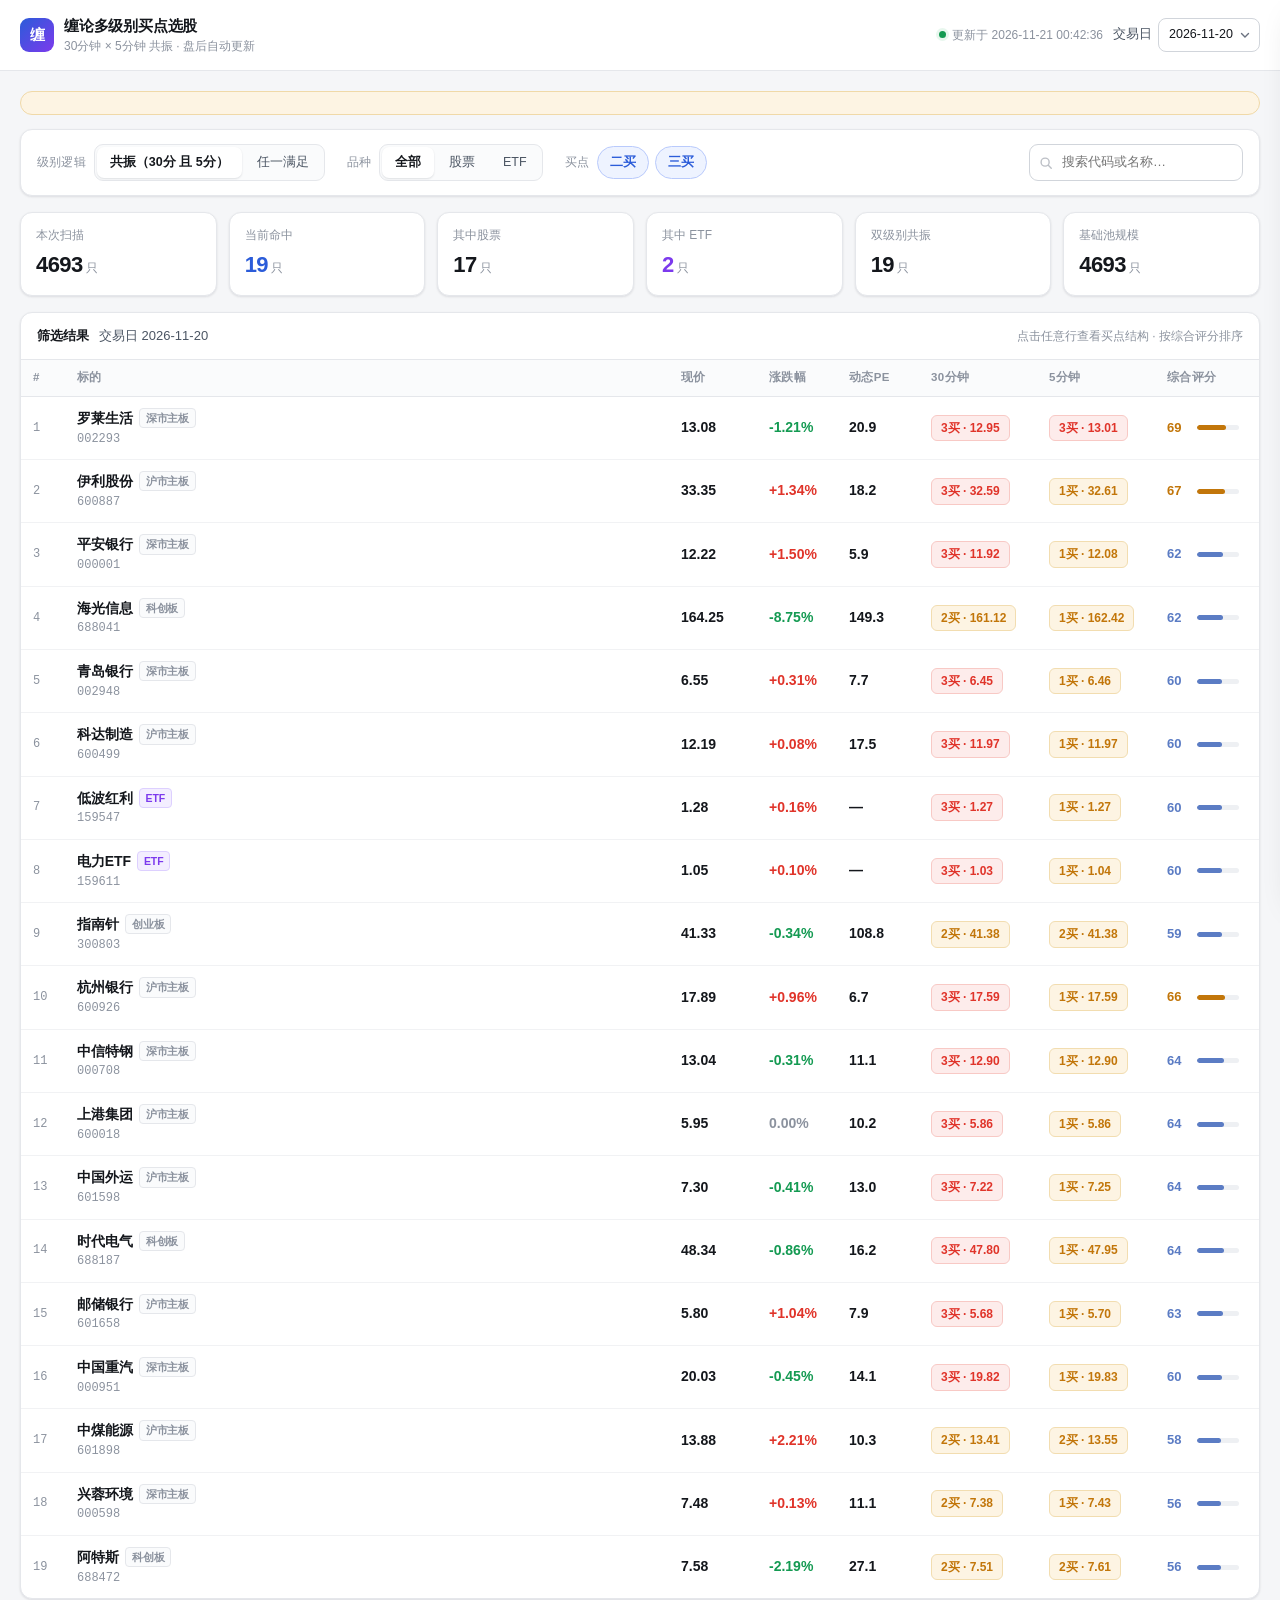
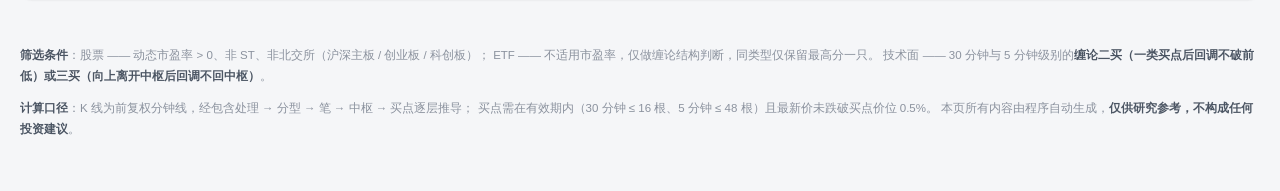
<file: index.html>
<!DOCTYPE html>
<html lang="zh-CN">
<head>
<meta charset="UTF-8">
<meta name="viewport" content="width=device-width, initial-scale=1, viewport-fit=cover">
<meta name="theme-color" content="#ffffff">
<title>缠论多级别买点选股 · A股/ETF 盘后自动筛选</title>
<meta name="description" content="每日盘后自动筛选：动态市盈率为正、非ST、非北交所，且30分钟与5分钟级别出现缠论二买或三买的A股与ETF。">
<link rel="icon" href="data:image/svg+xml,<svg xmlns='http://www.w3.org/2000/svg' viewBox='0 0 100 100'><rect width='100' height='100' rx='22' fill='%232b5cd9'/><path d='M22 66l16-20 14 12 26-32' stroke='white' stroke-width='9' fill='none' stroke-linecap='round' stroke-linejoin='round'/></svg>">
<link rel="stylesheet" href="assets/style.css">
</head>
<body>

<header class="topbar">
  <div class="topbar-inner">
    <div class="brand">
      <div class="brand-mark">缠</div>
      <div class="brand-text">
        <h1>缠论多级别买点选股</h1>
        <p>30分钟 × 5分钟 共振 · 盘后自动更新</p>
      </div>
    </div>
    <div class="topbar-right">
      <span class="live-dot" id="updatedAt">加载中…</span>
      <label class="date-pick">
        <span>交易日</span>
        <select id="dateSel"></select>
      </label>
    </div>
  </div>
</header>

<div class="wrap">

  <div id="demoBanner" class="banner" hidden></div>

  <section class="controls">
    <div class="ctrl-group">
      <span class="ctrl-label">级别逻辑</span>
      <div class="segmented" id="modeSeg">
        <button data-mode="and" aria-pressed="true">共振（30分 且 5分）</button>
        <button data-mode="or" aria-pressed="false">任一满足</button>
      </div>
    </div>

    <div class="ctrl-group">
      <span class="ctrl-label">品种</span>
      <div class="segmented" id="typeSeg">
        <button data-type="all" aria-pressed="true">全部</button>
        <button data-type="stock" aria-pressed="false">股票</button>
        <button data-type="etf" aria-pressed="false">ETF</button>
      </div>
    </div>

    <div class="ctrl-group">
      <span class="ctrl-label">买点</span>
      <div class="chip-row" id="kindChips">
        <button class="chip" data-kind="2" aria-pressed="true">二买</button>
        <button class="chip" data-kind="3" aria-pressed="true">三买</button>
      </div>
    </div>

    <div class="search">
      <svg width="14" height="14" viewBox="0 0 16 16" fill="none">
        <circle cx="7" cy="7" r="4.6" stroke="#6b7280" stroke-width="1.6"/>
        <path d="M10.6 10.6L14 14" stroke="#6b7280" stroke-width="1.6" stroke-linecap="round"/>
      </svg>
      <input id="search" type="search" placeholder="搜索代码或名称…" autocomplete="off">
    </div>
  </section>

  <section class="stats" id="stats"></section>

  <section class="panel">
    <div class="panel-head">
      <strong id="resultTitle">筛选结果</strong>
      <span id="resultSub"></span>
      <span class="hint" id="sortHint">点击任意行查看买点结构 · 按综合评分排序</span>
    </div>

    <div class="table-wrap">
      <table>
        <thead>
          <tr>
            <th style="width:44px">#</th>
            <th>标的</th>
            <th style="width:88px">现价</th>
            <th style="width:80px">涨跌幅</th>
            <th style="width:82px">动态PE</th>
            <th style="width:118px">30分钟</th>
            <th style="width:118px">5分钟</th>
            <th style="width:104px">综合评分</th>
          </tr>
        </thead>
        <tbody id="tbody"></tbody>
      </table>
    </div>

    <div class="card-list" id="cards"></div>
    <div class="empty" id="empty" hidden></div>
  </section>

</div>

<footer>
  <p>
    <b>筛选条件</b>：股票 —— 动态市盈率 &gt; 0、非 ST、非北交所（沪深主板 / 创业板 / 科创板）；
    ETF —— 不适用市盈率，仅做缠论结构判断，同类型仅保留最高分一只。
    技术面 —— 30 分钟与 5 分钟级别的<b>缠论二买（一类买点后回调不破前低）或三买（向上离开中枢后回调不回中枢）</b>。
  </p>
  <p>
    <b>计算口径</b>：K 线为前复权分钟线，经包含处理 → 分型 → 笔 → 中枢 → 买点逐层推导；
    买点需在有效期内（30 分钟 ≤ 16 根、5 分钟 ≤ 48 根）且最新价未跌破买点价位 0.5%。
    本页所有内容由程序自动生成，<b>仅供研究参考，不构成任何投资建议</b>。
  </p>
</footer>

<div class="scrim" id="scrim"></div>
<aside class="drawer" id="drawer" aria-hidden="true">
  <div class="dr-head">
    <div>
      <h2 id="drName">—</h2>
      <div class="sub" id="drCode">—</div>
    </div>
    <button class="dr-close" id="drClose" aria-label="关闭">×</button>
  </div>
  <div class="dr-body" id="drBody"></div>
</aside>

<script src="assets/app.js"></script>
</body>
</html>
</file>
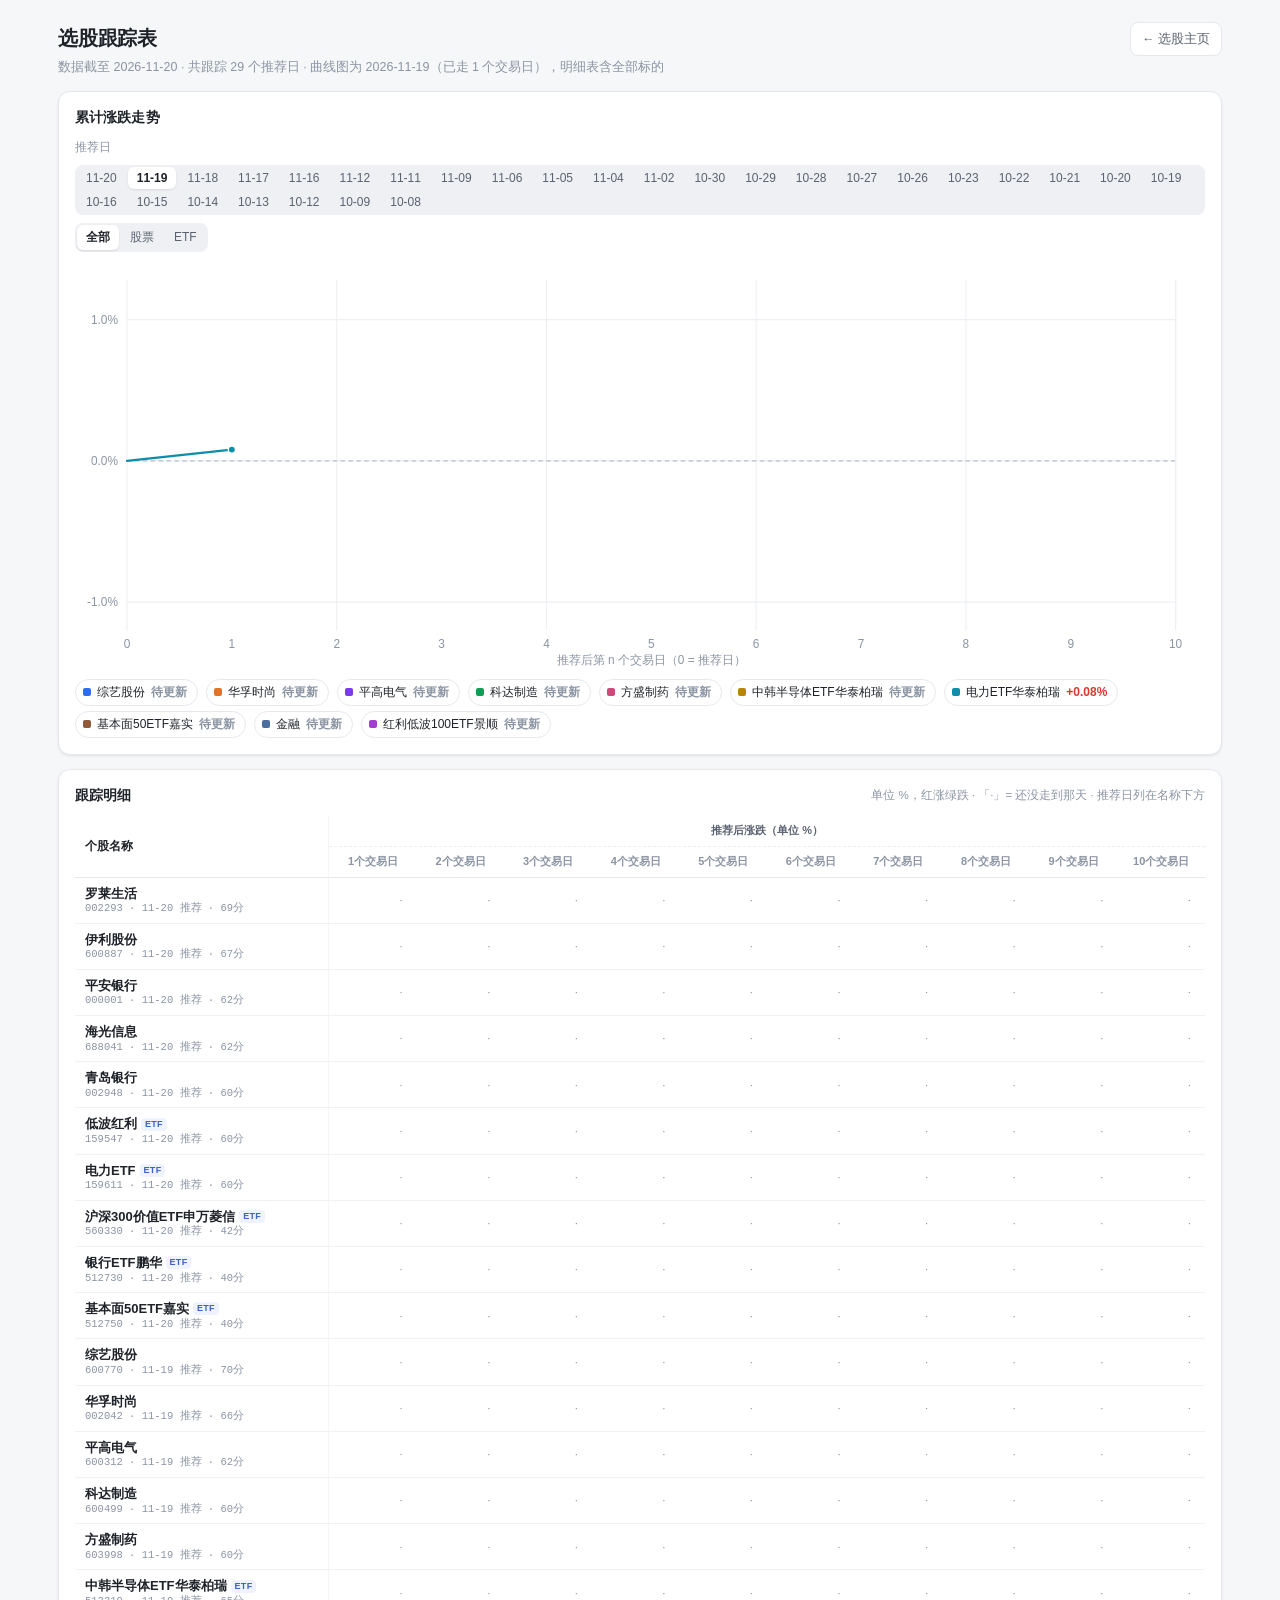
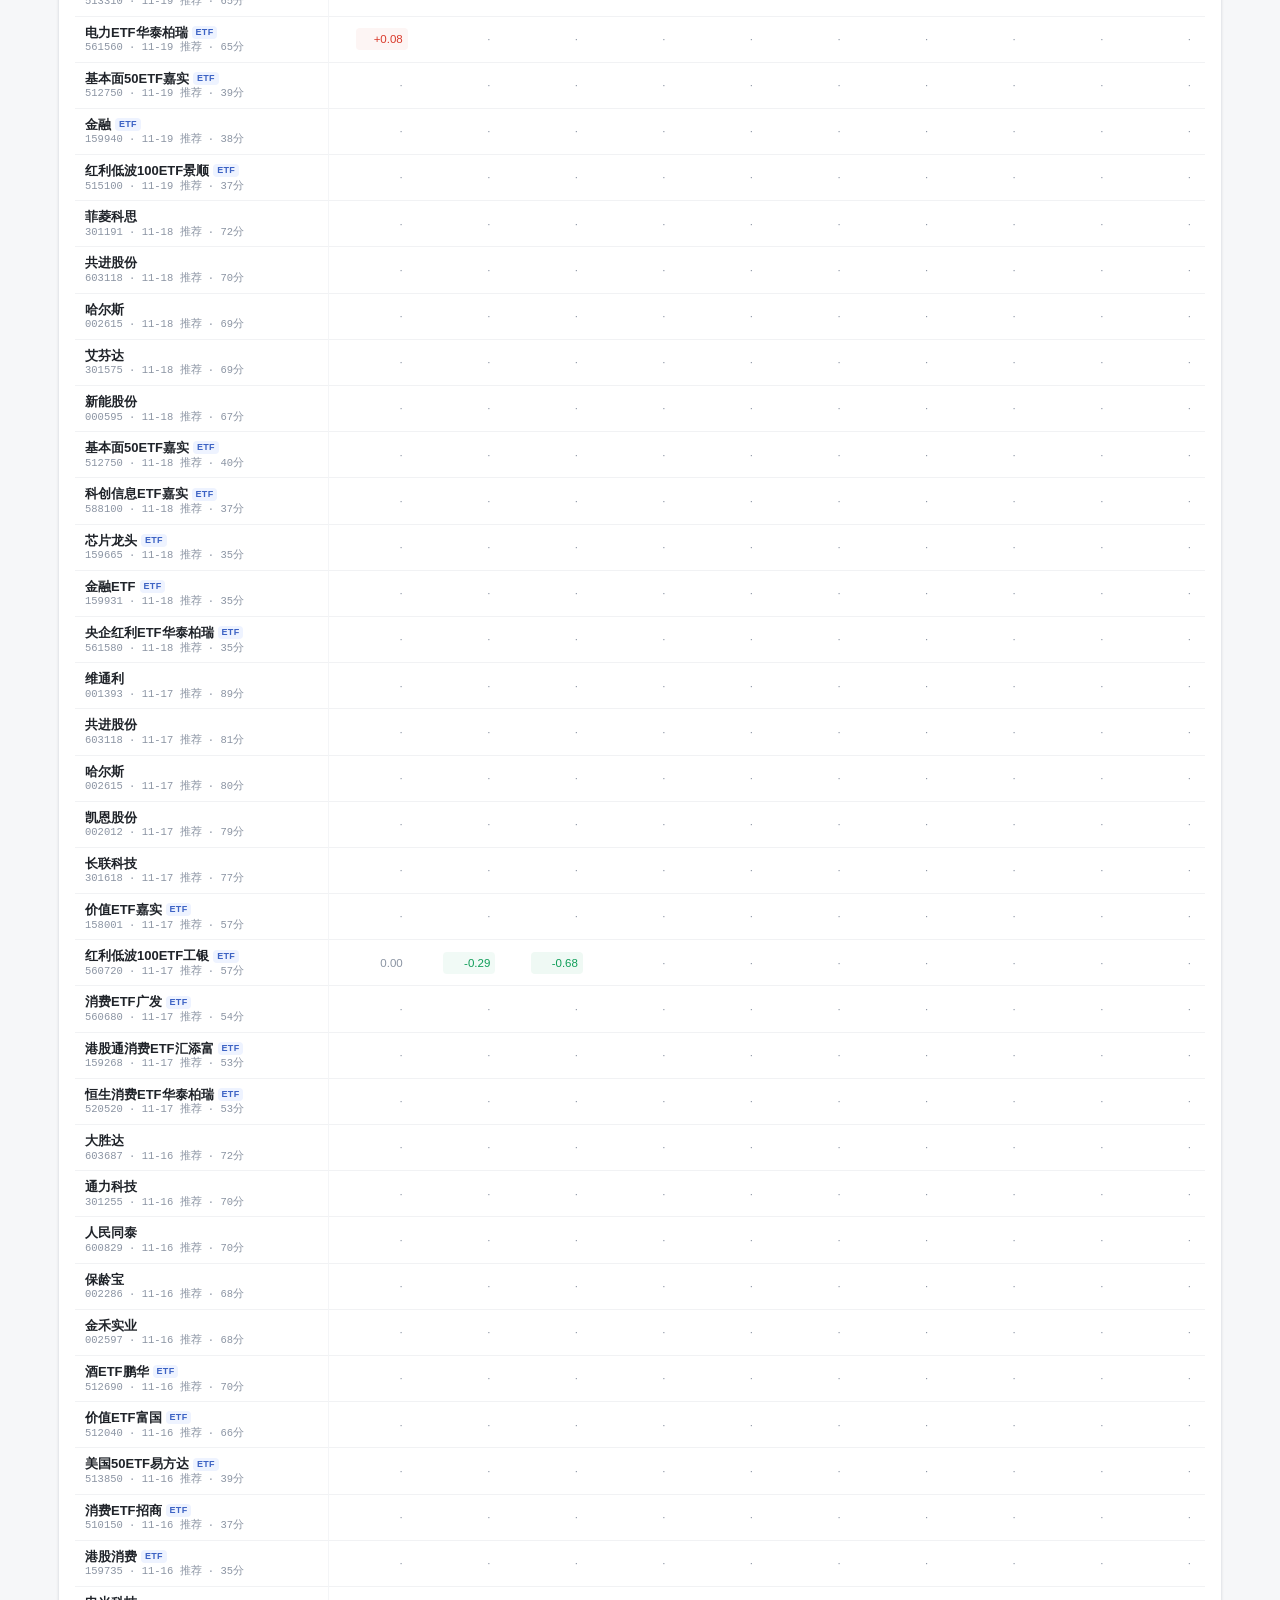
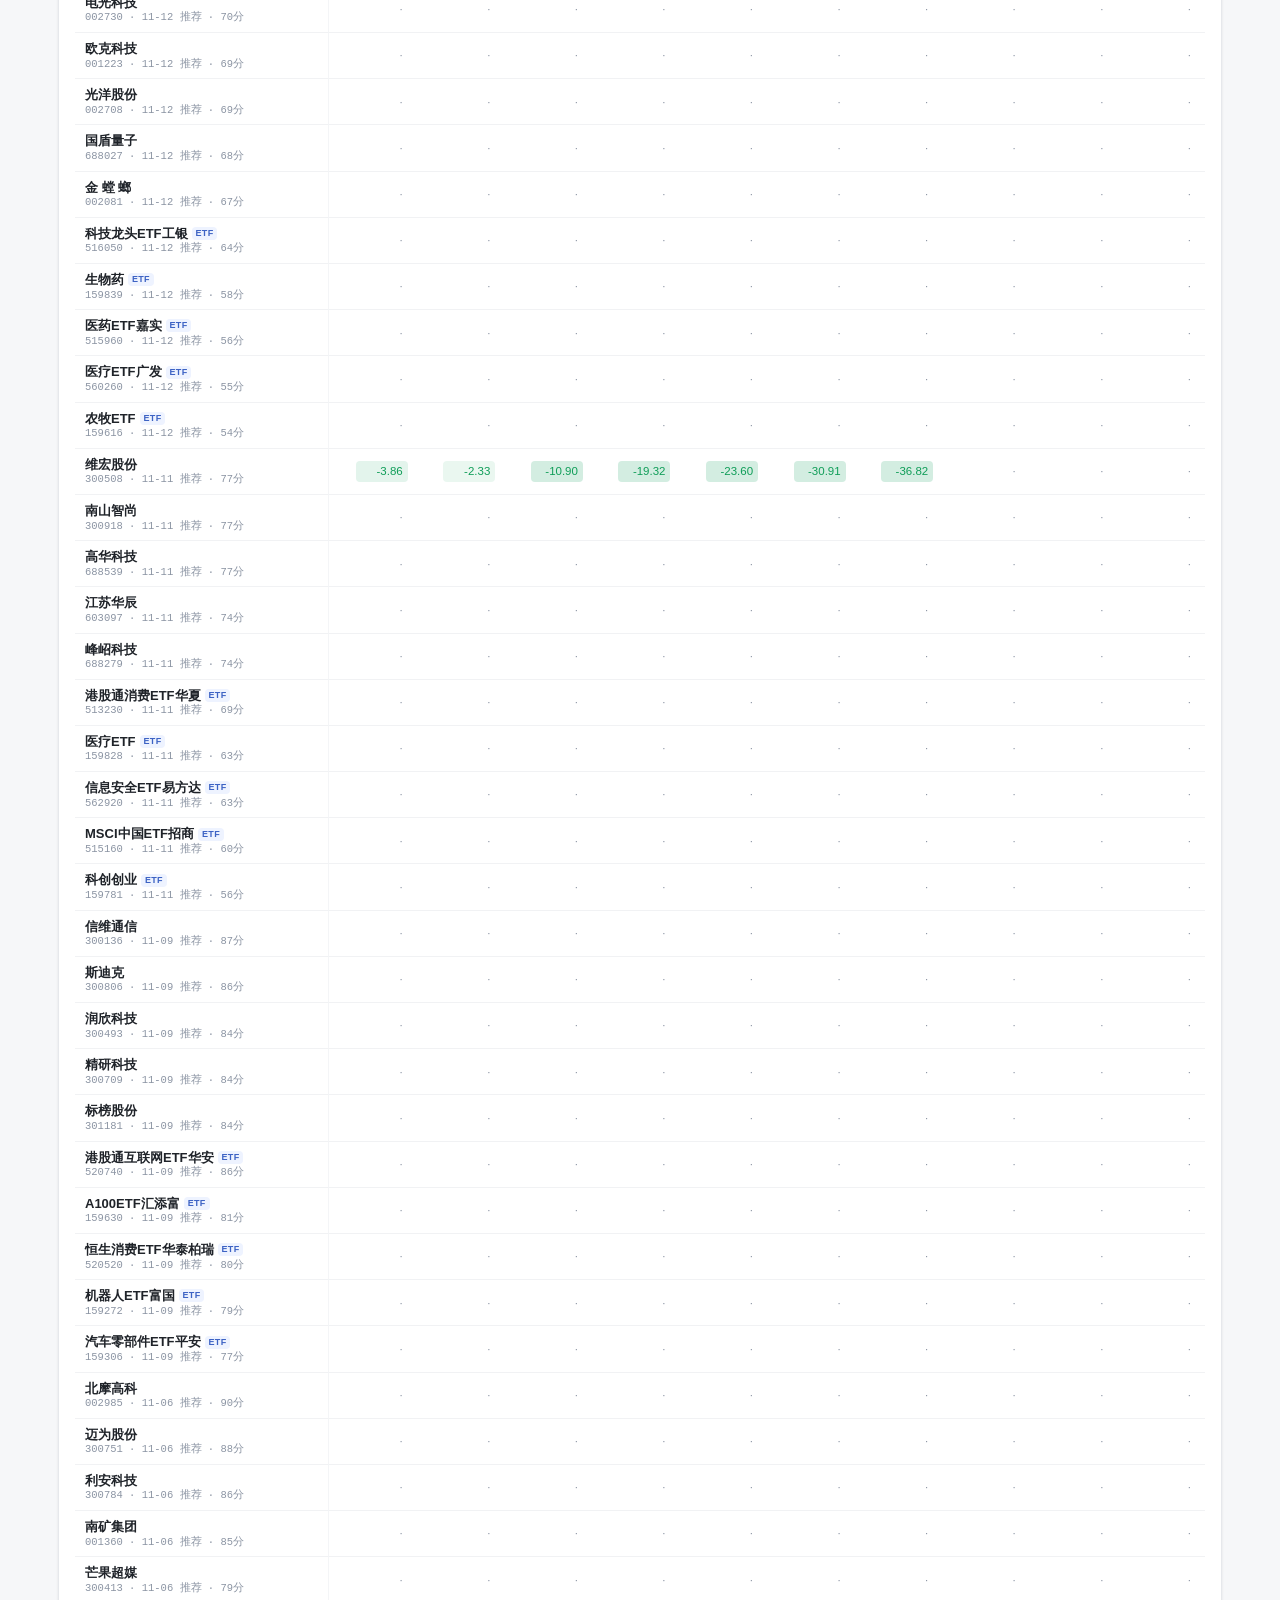
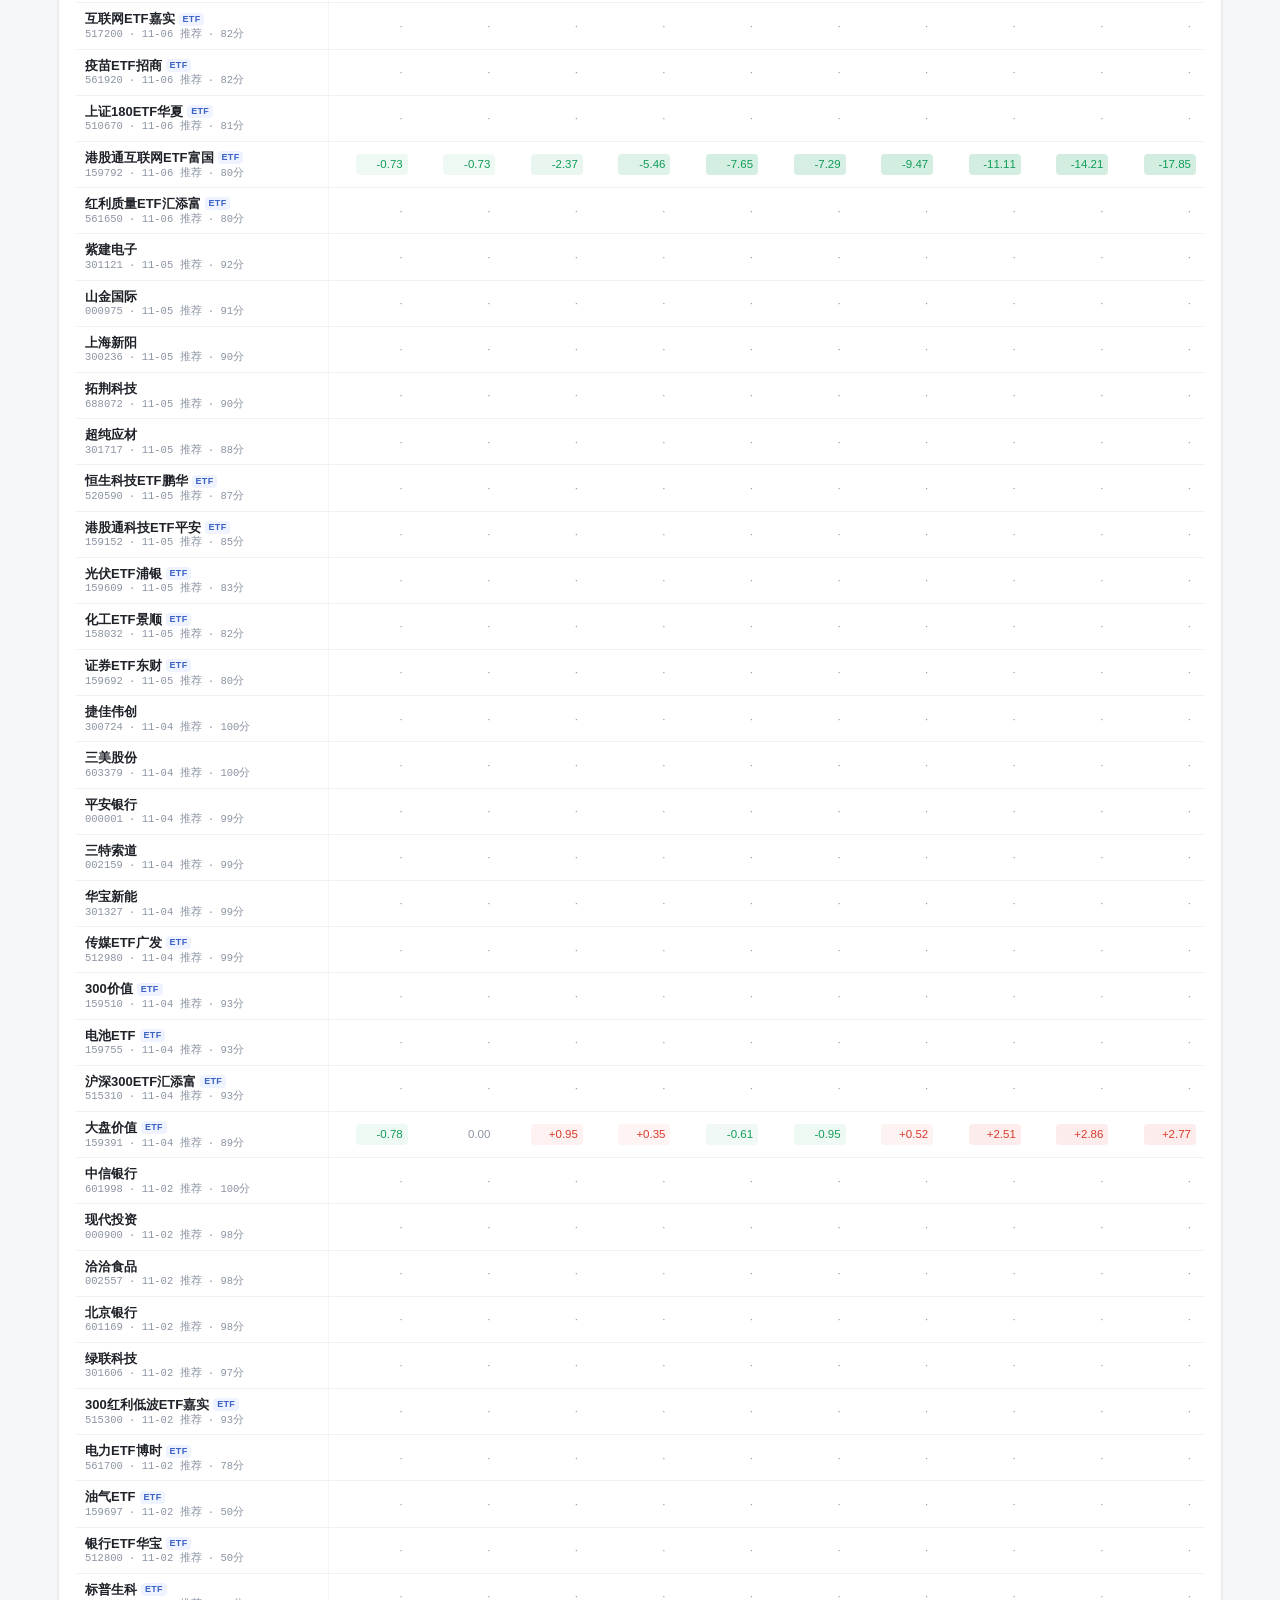
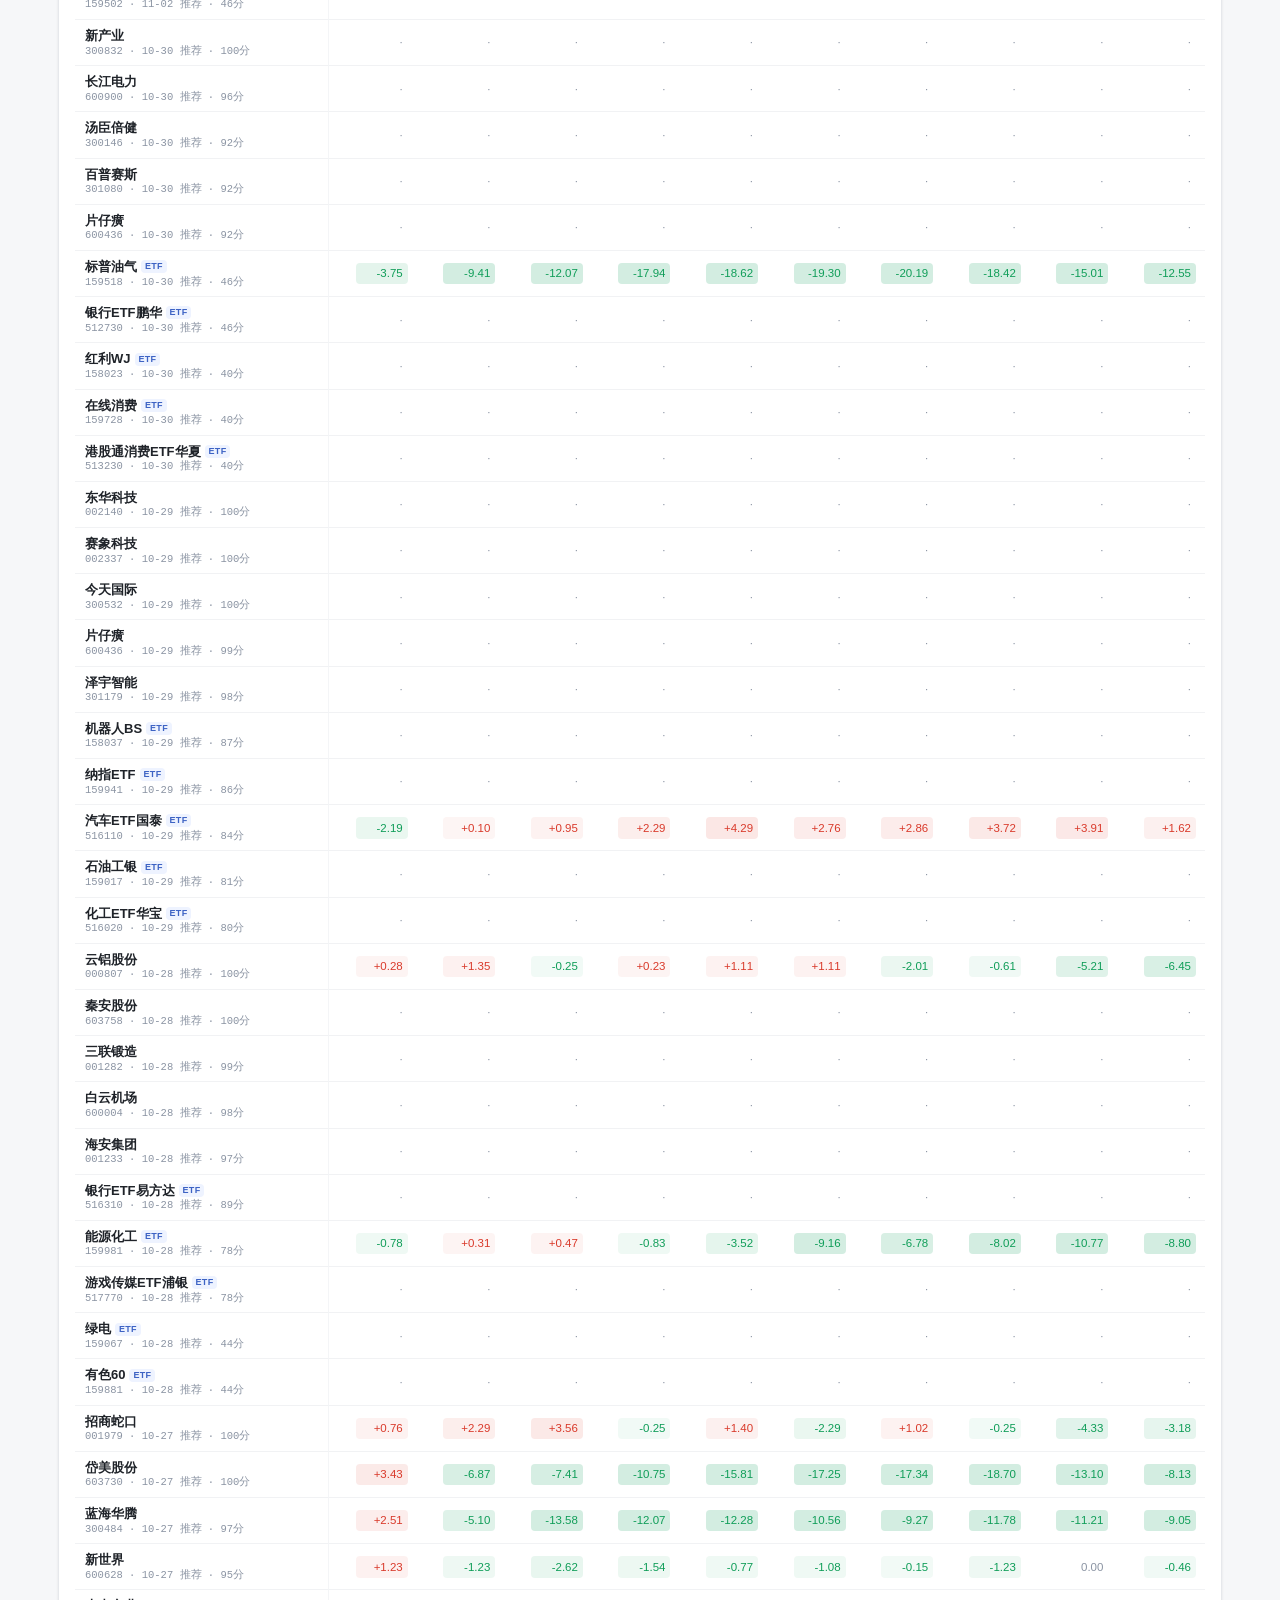
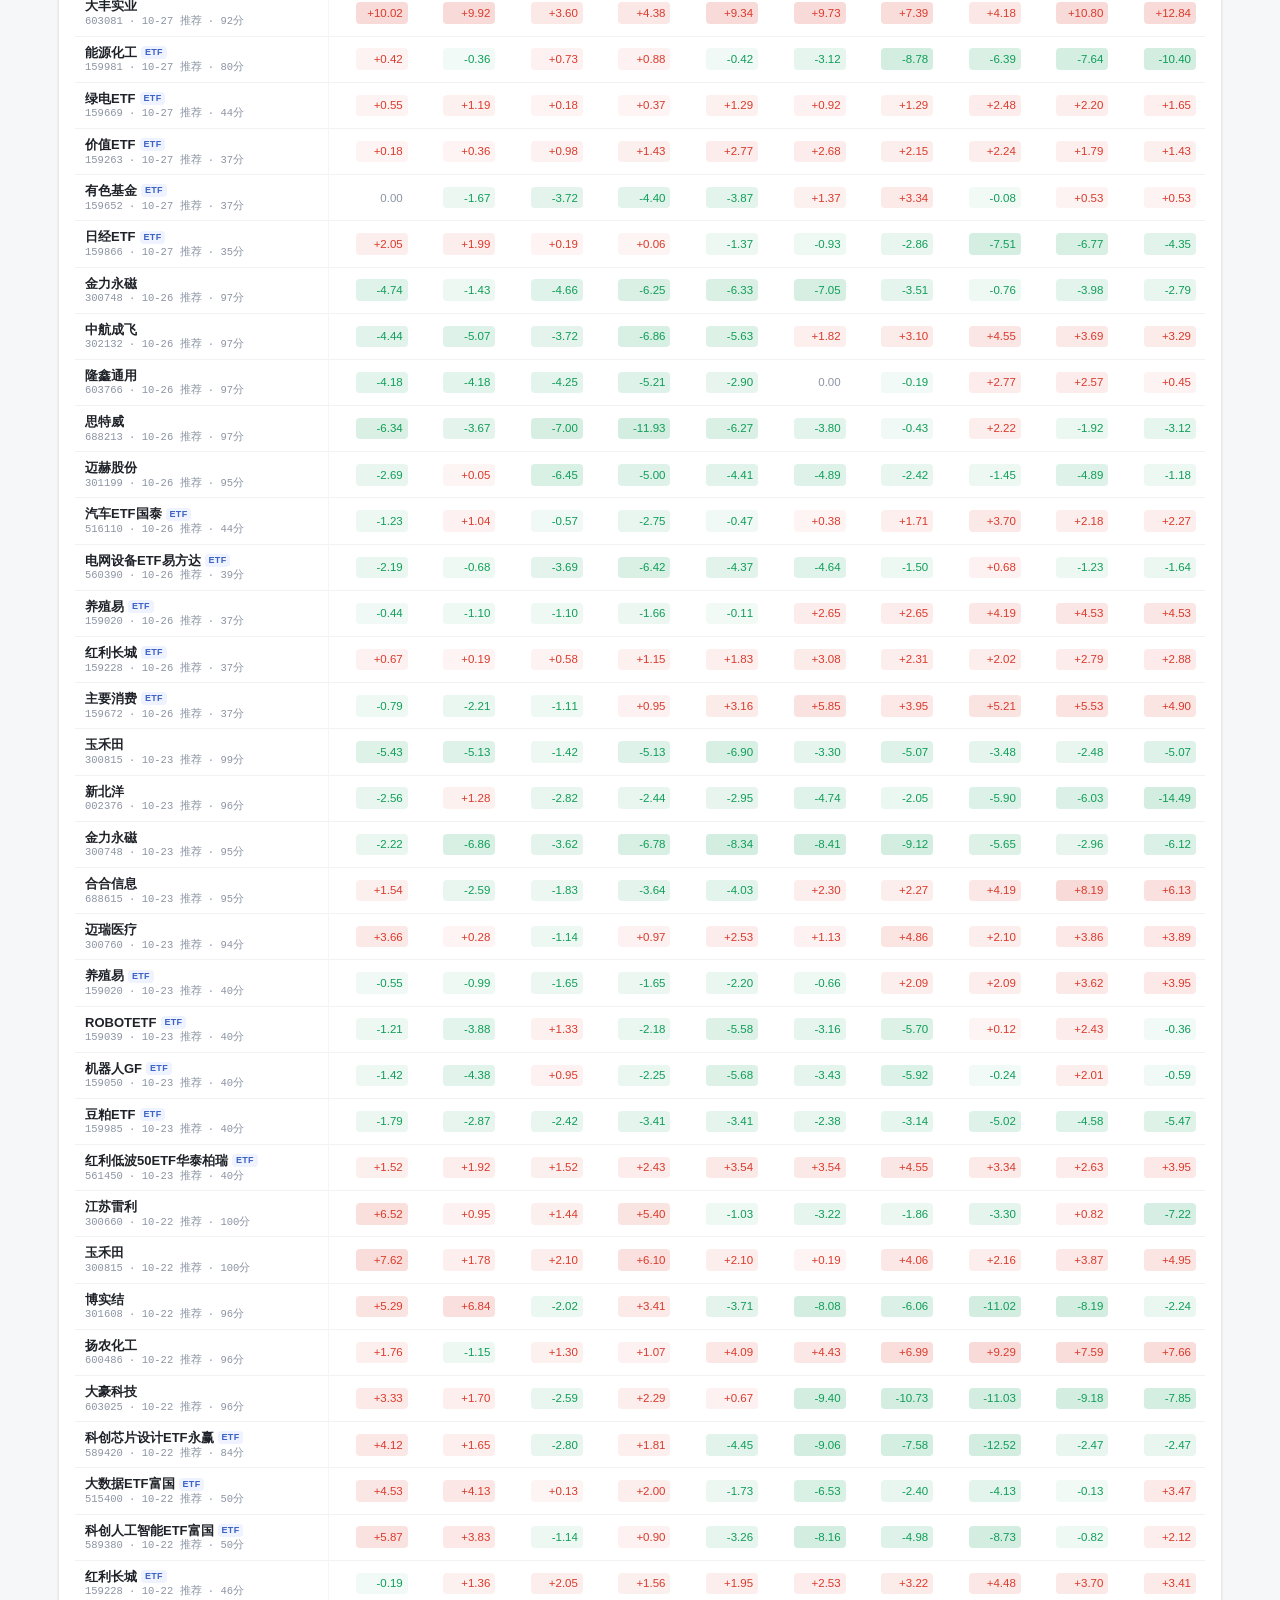
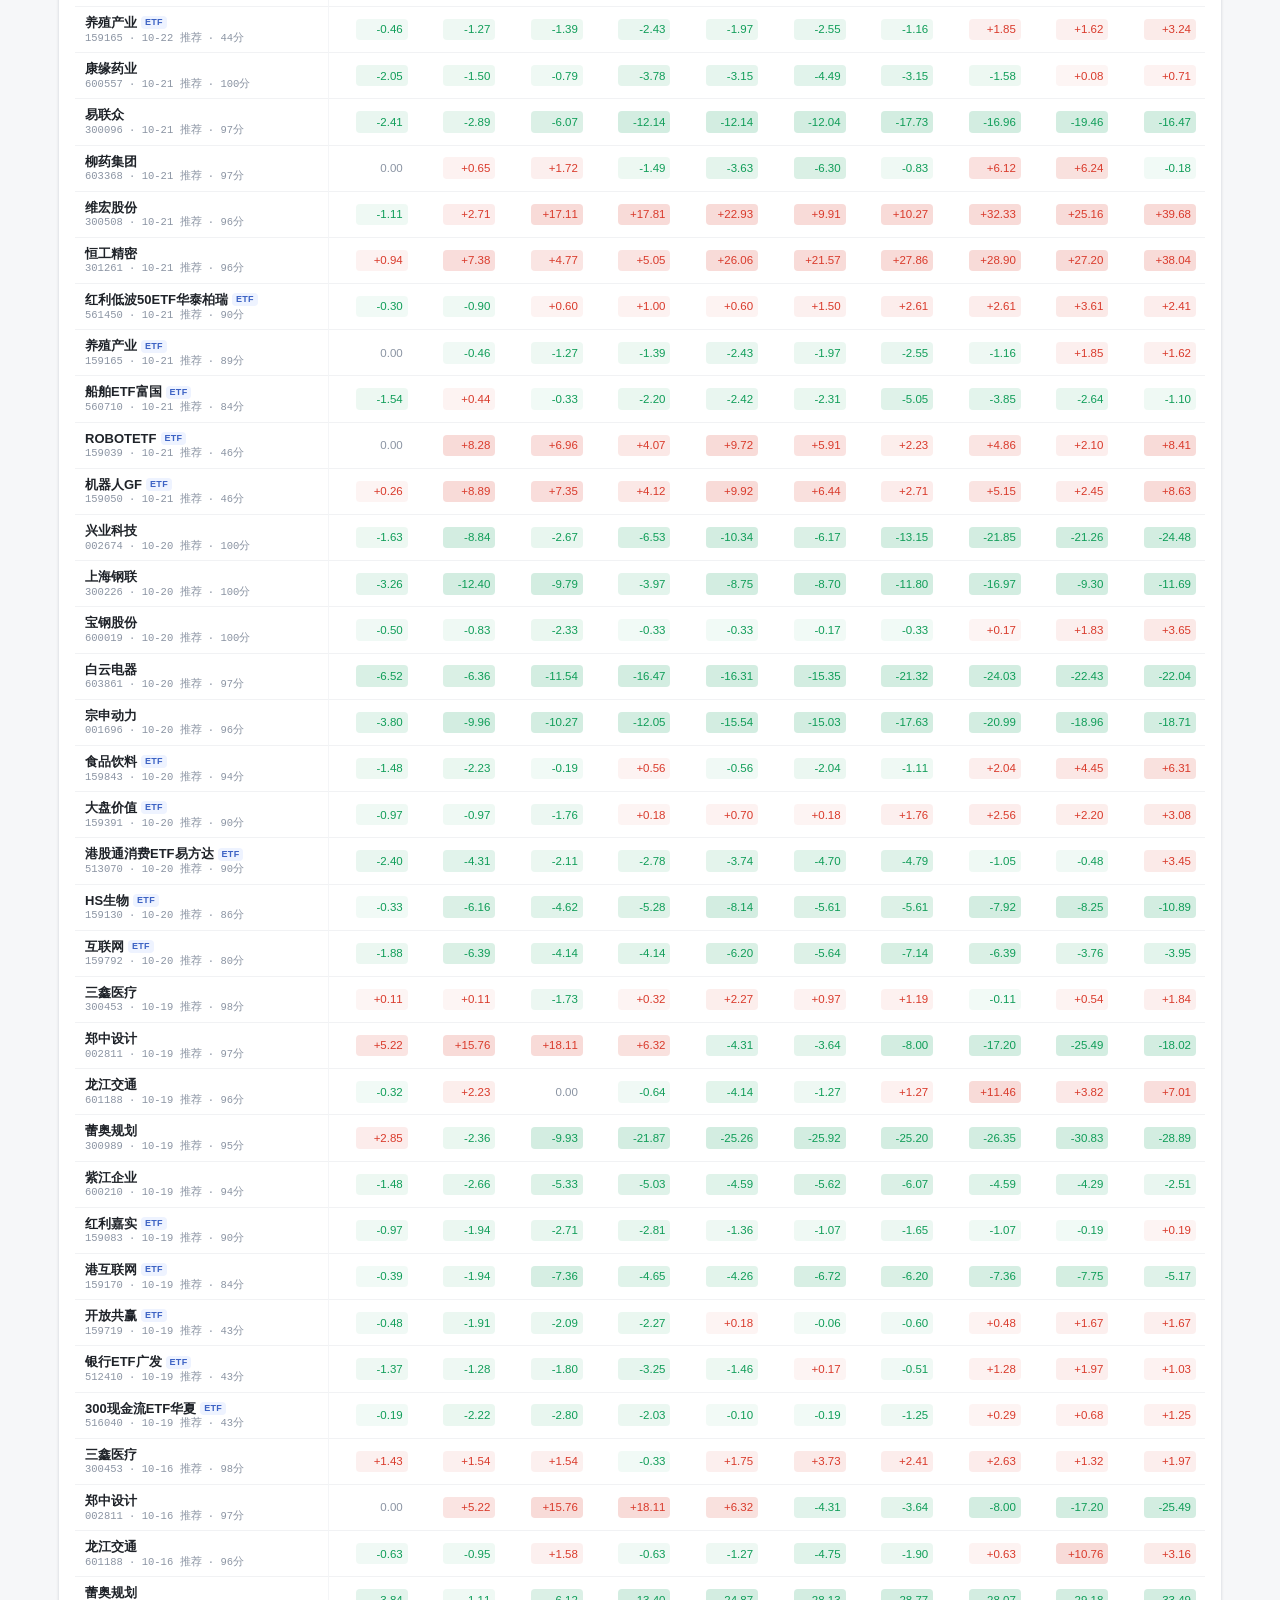
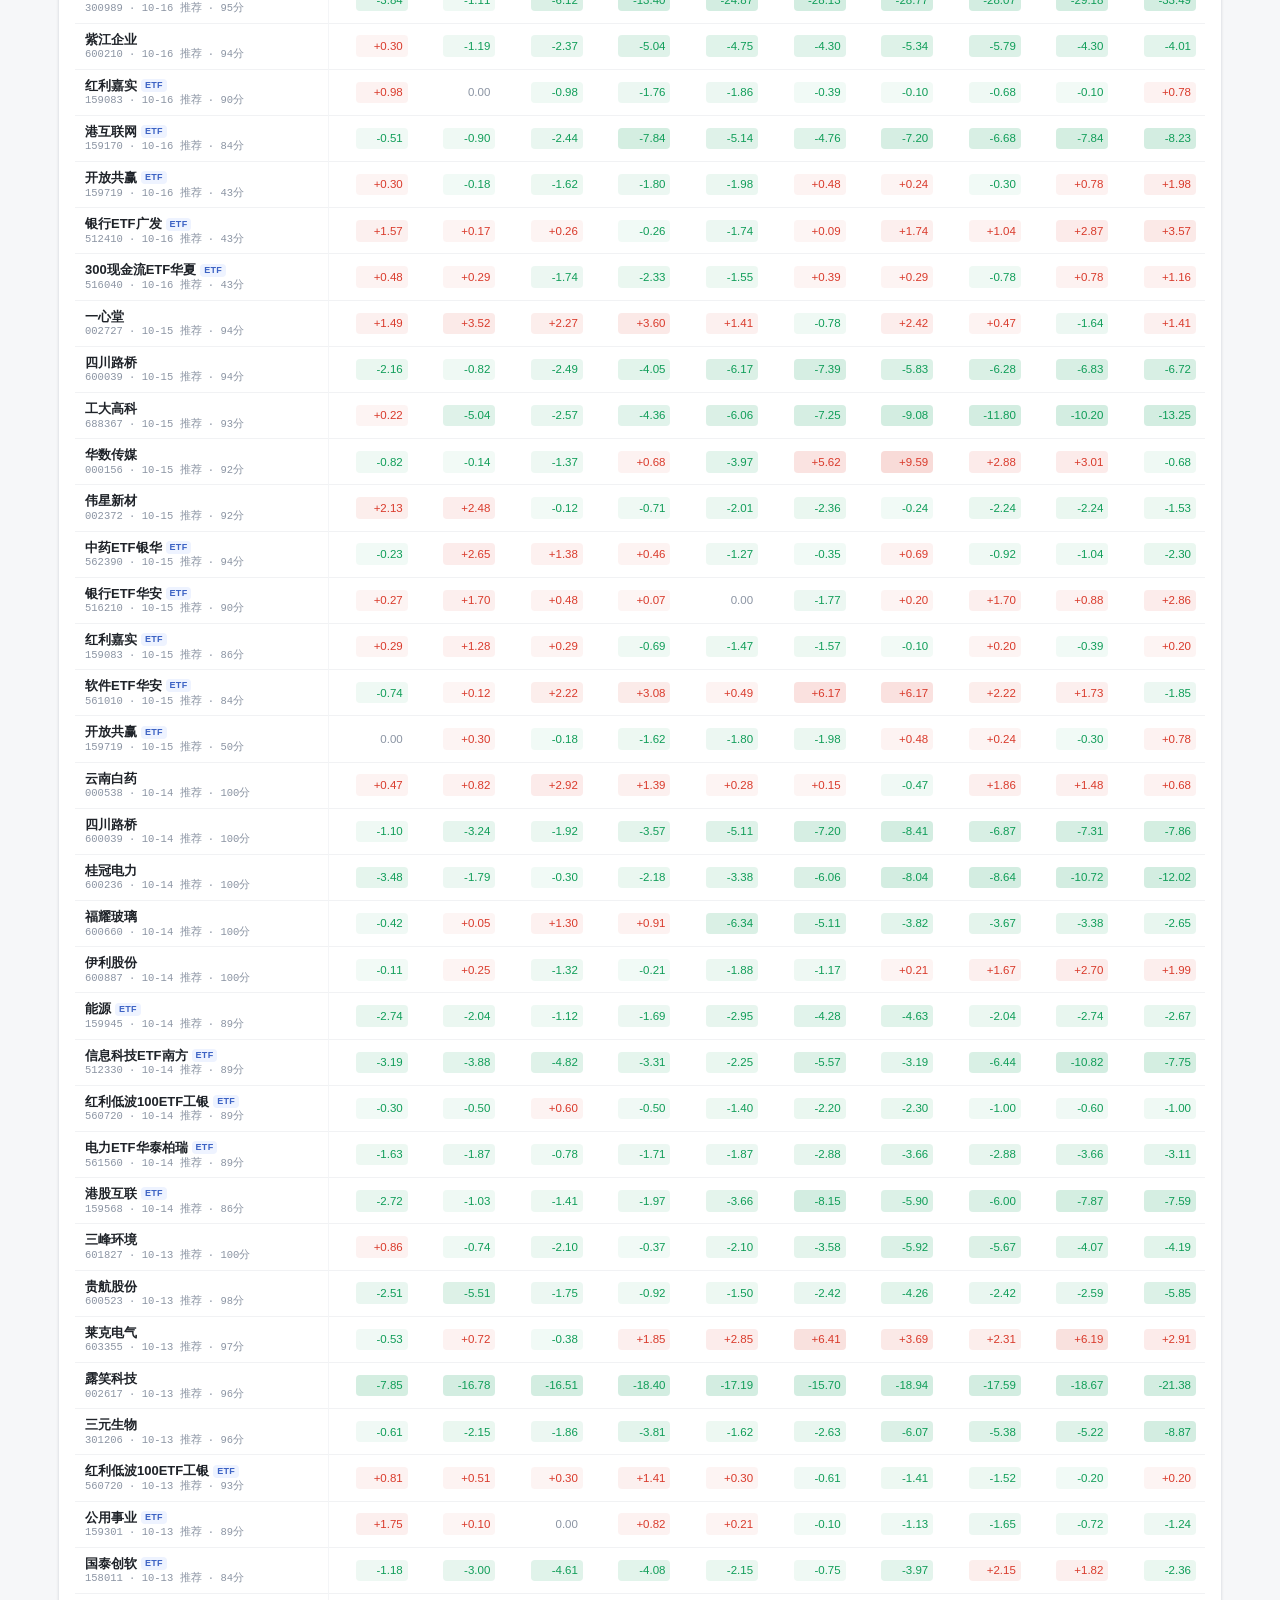
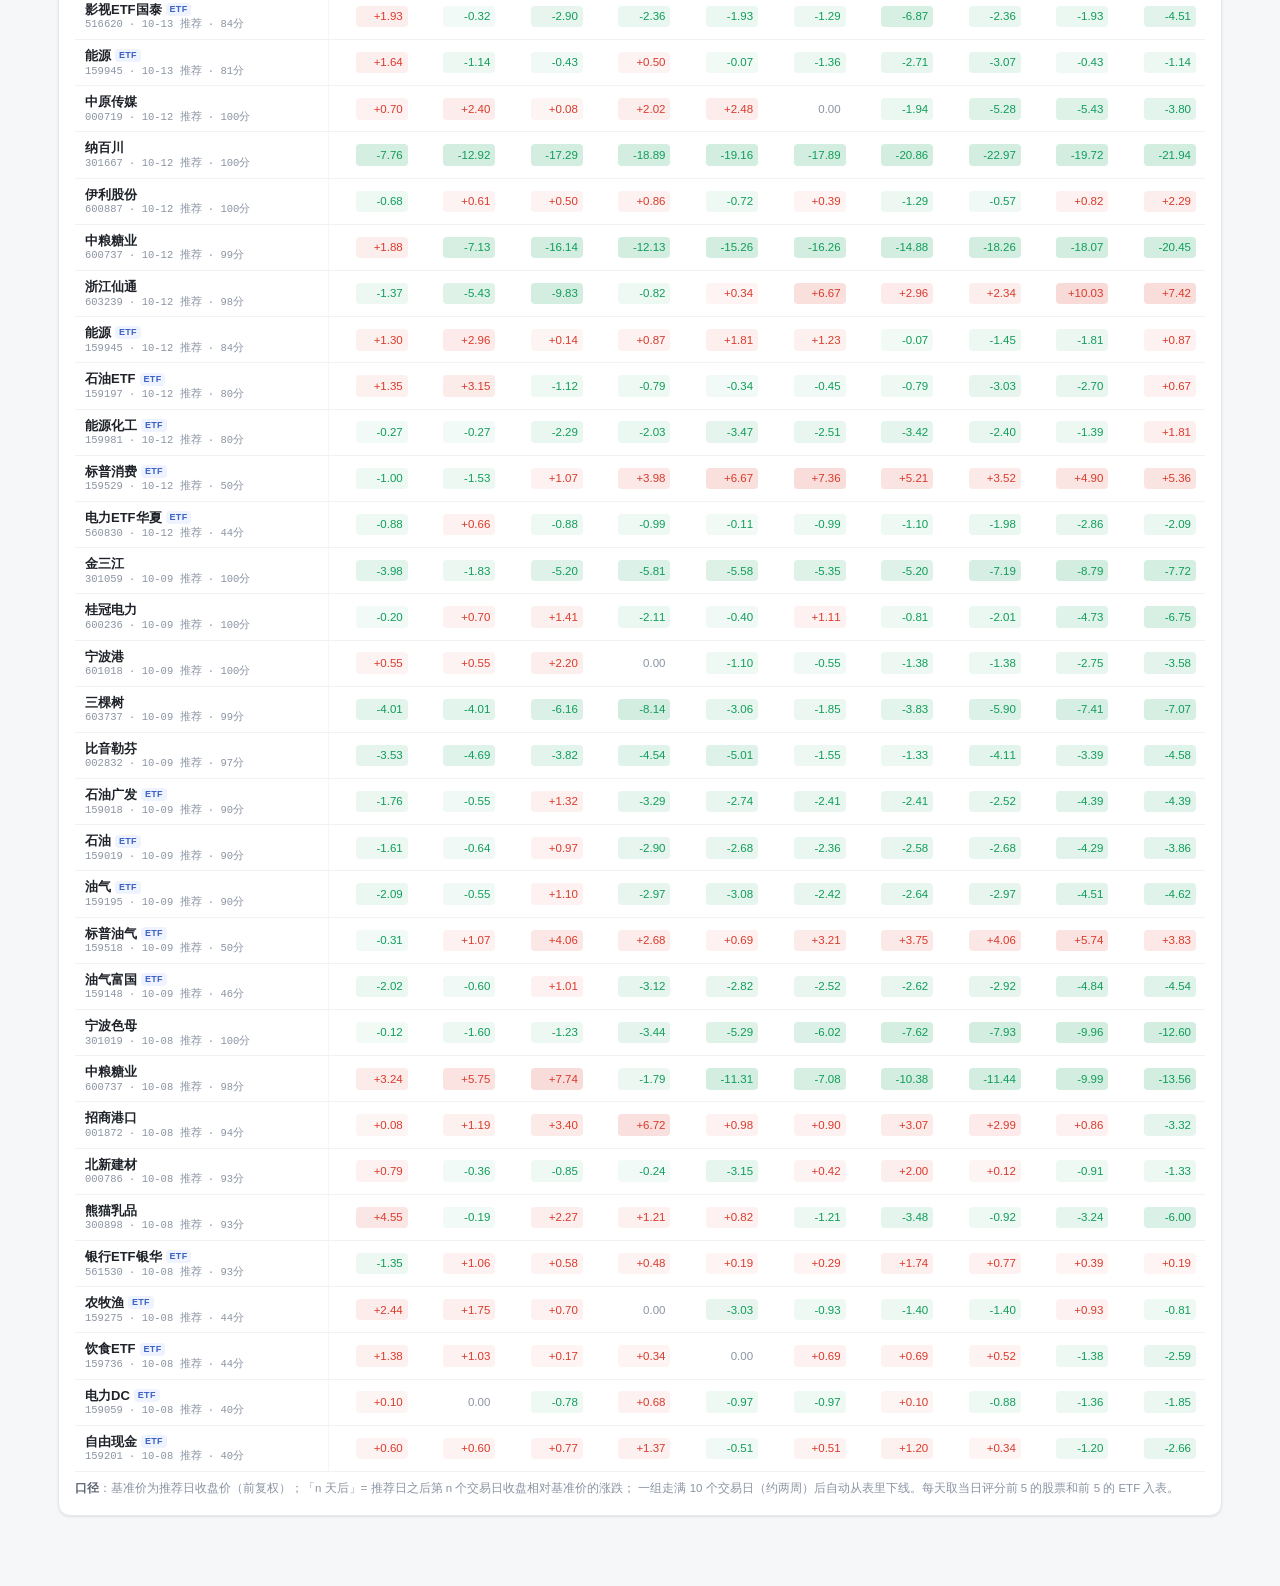
<file: perf.html>
<!DOCTYPE html>
<html lang="zh-CN">
<head>
<meta charset="UTF-8">
<meta name="viewport" content="width=device-width, initial-scale=1.0">
<title>选股跟踪 · 推荐后 1~10 个交易日</title>
<style>
:root{
  --bg:#f6f7f9;--surface:#fff;--border:#e6e8ec;--text:#1f2329;--text-2:#5a6270;--text-3:#8b94a3;
  --up:#d93a2b;--up-bg:rgba(217,58,43,.12);--down:#0f9d58;--down-bg:rgba(15,157,88,.12);
  --blue:#2b6ff0;--blue-soft:#eaf1fe;
  --radius:12px;--shadow:0 1px 3px rgba(16,24,40,.06),0 1px 2px rgba(16,24,40,.04);
  --mono:"SF Mono",ui-monospace,Menlo,Consolas,monospace;
}
*{box-sizing:border-box}
body{margin:0;background:var(--bg);color:var(--text);
  font:14px/1.6 -apple-system,BlinkMacSystemFont,"Segoe UI","PingFang SC","Microsoft YaHei",sans-serif;
  -webkit-font-smoothing:antialiased}
.wrap{max-width:1200px;margin:0 auto;padding:22px 18px 56px}
.top{display:flex;align-items:flex-start;justify-content:space-between;gap:16px;margin-bottom:14px}
h1{font-size:20px;margin:0 0 3px;letter-spacing:-.2px}
.sub{color:var(--text-3);font-size:12.5px;margin:0}
.back{font-size:12.5px;color:var(--text-2);text-decoration:none;border:1px solid var(--border);
  background:#fff;border-radius:8px;padding:6px 11px;white-space:nowrap;transition:.15s}
.back:hover{border-color:#c9ced6;color:var(--text)}
.card{background:var(--surface);border:1px solid var(--border);border-radius:var(--radius);
  box-shadow:var(--shadow);padding:14px 16px 16px;margin-bottom:14px}
.card-head{display:flex;align-items:center;justify-content:space-between;flex-wrap:wrap;gap:10px;margin-bottom:10px}
.card-head h2{font-size:14px;margin:0;font-weight:650;letter-spacing:.1px}
.hint{font-size:11.5px;color:var(--text-3)}
.tools{display:flex;flex-wrap:wrap;gap:8px 14px;align-items:center}
.glabel{font-size:11.5px;color:var(--text-3);margin-right:2px}
.seg{display:inline-flex;background:#eef0f3;border-radius:8px;padding:2px;gap:2px;flex-wrap:wrap}
.seg button{border:0;background:transparent;color:var(--text-2);font-size:12px;
  padding:4px 9px;border-radius:6px;cursor:pointer;font-family:inherit;transition:.15s;white-space:nowrap}
.seg button[aria-pressed="true"]{background:#fff;color:var(--text);font-weight:600;
  box-shadow:0 1px 2px rgba(16,24,40,.1)}
.chart-wrap{position:relative}
svg{display:block;width:100%;height:auto;overflow:visible}
.axis-t{fill:var(--text-3);font-size:10.5px;font-variant-numeric:tabular-nums}
.grid{stroke:#eef0f3;stroke-width:1}
.zero{stroke:#b9bfc9;stroke-width:1;stroke-dasharray:4 3}
.series{fill:none;stroke-width:1.9;stroke-linejoin:round;stroke-linecap:round;
  transition:opacity .15s,stroke-width .15s}
.series.dim{opacity:.10}
.dot{stroke:#fff;stroke-width:1.2}
.tip{position:absolute;pointer-events:none;background:rgba(31,35,41,.94);color:#fff;border-radius:8px;
  padding:8px 10px;font-size:11.5px;line-height:1.55;min-width:132px;opacity:0;transition:opacity .1s;
  z-index:5;box-shadow:0 6px 18px rgba(16,24,40,.22)}
.tip.on{opacity:1}
.tip .hd{font-size:11px;color:#c3c9d4;margin-bottom:4px}
.tip .r{display:flex;justify-content:space-between;gap:10px;font-variant-numeric:tabular-nums}
.tip .r i{display:inline-block;width:7px;height:7px;border-radius:2px;margin-right:5px}
.legend{display:flex;flex-wrap:wrap;gap:5px 8px;margin-top:10px}
.lg{display:inline-flex;align-items:center;gap:6px;font-size:12px;border:1px solid var(--border);
  border-radius:20px;padding:3px 10px 3px 7px;cursor:pointer;background:#fff;transition:.15s;user-select:none}
.lg:hover{border-color:#c9ced6}
.lg.off{opacity:.35}
.lg i{width:8px;height:8px;border-radius:2px;flex:0 0 auto}
.lg b{font-weight:600;font-variant-numeric:tabular-nums}
.tbl-scroll{overflow-x:auto;margin:0 -4px;padding:0 4px 2px}
table{width:100%;border-collapse:separate;border-spacing:0;font-size:12px;font-variant-numeric:tabular-nums}
th,td{padding:0;border-bottom:1px solid #f1f2f4;white-space:nowrap}
thead{position:sticky;top:0;z-index:3;background:#fff}
thead th{background:#fff;font-size:11px;color:var(--text-3);
  font-weight:600;padding:6px 0;text-align:center;border-bottom:1px solid var(--border)}
thead th.grp-h{color:var(--text-2);border-bottom:1px dashed #eceef2}
thead th.corner{text-align:left;padding-left:10px;position:sticky;left:0;z-index:4;
  border-right:1px solid #f4f5f7;font-size:12px;color:var(--text)}
td.nm{position:sticky;left:0;background:#fff;z-index:2;text-align:left;padding:7px 12px 7px 10px;
  border-right:1px solid #f4f5f7;min-width:170px;max-width:230px}
tbody tr:hover td{background:#fafbfd}
tbody tr:hover td.nm{background:#fafbfd}
.nm-l1{display:flex;align-items:center;gap:4px;line-height:1.35}
.nm-l2{font-size:10.5px;color:var(--text-3);line-height:1.3;font-family:var(--mono)}
.nm-n{font-size:13px;font-weight:600;color:var(--text)}
.chip{display:inline-block;font-size:9px;line-height:1;padding:2px 4px;border-radius:4px;
  background:#eef1f6;color:#5b6472;font-weight:600;letter-spacing:.3px}
.chip.etf{background:#eef3ff;color:#3d63c4}
.chip.stk{background:#f4f0fb;color:#7b4fc4}
td.v{text-align:right;padding:7px 9px;min-width:62px;font-size:11.5px;color:var(--text-3)}
td.v span{display:inline-block;padding:1.5px 5px;border-radius:4px;min-width:52px;text-align:right}
td.v .u{color:var(--up)}
td.v .d{color:var(--down)}
td.v .z{color:var(--text-3)}
tr.grp td{background:#f7f8fa;border-bottom:1px solid #e9ebef;padding:0}
tr.grp .gi{position:sticky;left:0;display:inline-flex;align-items:center;gap:8px;
  padding:6px 10px;font-size:11.5px;color:var(--text-2)}
tr.grp .gi b{font-size:12.5px;color:var(--text)}
tr.grp .gi .k{color:var(--text-3)}
.u{color:var(--up)}.d{color:var(--down)}.z{color:var(--text-3)}
.empty{padding:26px 10px;text-align:center;color:var(--text-3);font-size:12.5px}
.note{color:var(--text-3);font-size:11.5px;line-height:1.85;margin-top:4px}
.note b{color:var(--text-2);font-weight:600}
@media(max-width:640px){
  .wrap{padding:16px 12px 40px}
  h1{font-size:18px}
  .card{padding:12px 10px 12px}
  td.nm{min-width:120px;max-width:150px;padding:5px 7px}
  td.v{min-width:54px;padding:5px 5px}
  td.v span{min-width:46px;font-size:10.5px;padding:1px 3px}
}
</style>
</head>
<body>
<div class="wrap">
  <div class="top">
    <div>
      <h1>选股跟踪表</h1>
      <p class="sub" id="sub"></p>
    </div>
    <a class="back" href="index.html">← 选股主页</a>
  </div>

  <section class="card">
    <div class="card-head">
      <h2>累计涨跌走势</h2>
      <div class="tools">
        <span class="glabel">推荐日</span>
        <div class="seg" id="dateSeg"></div>
        <div class="seg" id="typeSeg">
          <button data-type="all" aria-pressed="true">全部</button>
          <button data-type="stock" aria-pressed="false">股票</button>
          <button data-type="etf" aria-pressed="false">ETF</button>
        </div>
      </div>
    </div>
    <div class="chart-wrap" id="chartWrap">
      <svg id="chart" viewBox="0 0 1000 360" preserveAspectRatio="xMinYMin meet"></svg>
      <div class="tip" id="tip"></div>
    </div>
    <div class="legend" id="legend"></div>
  </section>

  <section class="card">
    <div class="card-head">
      <h2>跟踪明细</h2>
      <span class="hint">单位 %，红涨绿跌 · 「·」= 还没走到那天 · 推荐日列在名称下方</span>
    </div>
    <div class="tbl-scroll">
      <table id="tbl">
        <thead id="thead"></thead>
        <tbody id="tbody"></tbody>
      </table>
    </div>
    <div class="note">
      <b>口径</b>：基准价为推荐日收盘价（前复权）；「n 天后」= 推荐日之后第 n 个交易日收盘相对基准价的涨跌；
      一组走满 10 个交易日（约两周）后自动从表里下线。每天取当日评分前 5 的股票和前 5 的 ETF 入表。
    </div>
  </section>
</div>

<script>
const DATA = {"dates":["2026-11-20","2026-11-19","2026-11-18","2026-11-17","2026-11-16","2026-11-12","2026-11-11","2026-11-09","2026-11-06","2026-11-05","2026-11-04","2026-11-02","2026-10-30","2026-10-29","2026-10-28","2026-10-27","2026-10-26","2026-10-23","2026-10-22","2026-10-21","2026-10-20","2026-10-19","2026-10-16","2026-10-15","2026-10-14","2026-10-13","2026-10-12","2026-10-09","2026-10-08"],"groups":{"2026-11-20":{"base_date":"2026-11-20","rows":[{"code":"002293","name":"罗莱生活","type":"stock","score":69,"tags":["30分3买","5分3买"],"base_price":null,"rets":{},"done_days":0,"error":"无日线"},{"code":"600887","name":"伊利股份","type":"stock","score":67,"tags":["30分3买","5分1买"],"base_price":33.35,"rets":{},"done_days":0},{"code":"000001","name":"平安银行","type":"stock","score":62,"tags":["30分3买","5分1买"],"base_price":null,"rets":{},"done_days":0,"error":"无日线"},{"code":"688041","name":"海光信息","type":"stock","score":62,"tags":["30分2买","5分1买"],"base_price":null,"rets":{},"done_days":0,"error":"无日线"},{"code":"002948","name":"青岛银行","type":"stock","score":60,"tags":["30分3买","5分1买"],"base_price":null,"rets":{},"done_days":0,"error":"无日线"},{"code":"159547","name":"低波红利","type":"etf","score":60,"tags":["30分3买","5分1买"],"base_price":null,"rets":{},"done_days":0,"error":"无日线"},{"code":"159611","name":"电力ETF","type":"etf","score":60,"tags":["30分3买","5分1买"],"base_price":null,"rets":{},"done_days":0,"error":"无日线"},{"code":"560330","name":"沪深300价值ETF申万菱信","type":"etf","score":42,"tags":["30分3买"],"base_price":null,"rets":{},"done_days":0,"error":"无日线"},{"code":"512730","name":"银行ETF鹏华","type":"etf","score":40,"tags":["30分3买"],"base_price":null,"rets":{},"done_days":0,"error":"无日线"},{"code":"512750","name":"基本面50ETF嘉实","type":"etf","score":40,"tags":["30分3买"],"base_price":null,"rets":{},"done_days":0,"error":"无日线"}]},"2026-11-19":{"base_date":"2026-11-19","rows":[{"code":"600770","name":"综艺股份","type":"stock","score":70,"tags":["30分3买","5分3买"],"base_price":null,"rets":{},"done_days":0,"error":"无日线"},{"code":"002042","name":"华孚时尚","type":"stock","score":66,"tags":["30分3买","5分3买"],"base_price":null,"rets":{},"done_days":0,"error":"无日线"},{"code":"600312","name":"平高电气","type":"stock","score":62,"tags":["30分3买","5分1买"],"base_price":null,"rets":{},"done_days":0,"error":"无日线"},{"code":"600499","name":"科达制造","type":"stock","score":60,"tags":["30分3买","5分2买"],"base_price":null,"rets":{},"done_days":0,"error":"无日线"},{"code":"603998","name":"方盛制药","type":"stock","score":60,"tags":["30分2买","5分2买"],"base_price":null,"rets":{},"done_days":0,"error":"无日线"},{"code":"513310","name":"中韩半导体ETF华泰柏瑞","type":"etf","score":65,"tags":["30分2买","5分3买"],"base_price":null,"rets":{},"done_days":0,"error":"无日线"},{"code":"561560","name":"电力ETF华泰柏瑞","type":"etf","score":65,"tags":["30分3买","5分1买"],"base_price":1.269,"rets":{"1":0.08},"done_days":1},{"code":"512750","name":"基本面50ETF嘉实","type":"etf","score":39,"tags":["30分3买"],"base_price":null,"rets":{},"done_days":0,"error":"无日线"},{"code":"159940","name":"金融","type":"etf","score":38,"tags":["30分3买"],"base_price":null,"rets":{},"done_days":0,"error":"无日线"},{"code":"515100","name":"红利低波100ETF景顺","type":"etf","score":37,"tags":["30分3买"],"base_price":null,"rets":{},"done_days":0,"error":"无日线"}]},"2026-11-18":{"base_date":"2026-11-18","rows":[{"code":"301191","name":"菲菱科思","type":"stock","score":72,"tags":["30分3买","5分3买"],"base_price":null,"rets":{},"done_days":0,"error":"无日线"},{"code":"603118","name":"共进股份","type":"stock","score":70,"tags":["30分3买","5分3买"],"base_price":null,"rets":{},"done_days":0,"error":"无日线"},{"code":"002615","name":"哈尔斯","type":"stock","score":69,"tags":["30分3买","5分1买"],"base_price":null,"rets":{},"done_days":0,"error":"无日线"},{"code":"301575","name":"艾芬达","type":"stock","score":69,"tags":["30分3买","5分2买"],"base_price":null,"rets":{},"done_days":0,"error":"无日线"},{"code":"000595","name":"新能股份","type":"stock","score":67,"tags":["30分3买","5分1买"],"base_price":null,"rets":{},"done_days":0,"error":"无日线"},{"code":"512750","name":"基本面50ETF嘉实","type":"etf","score":40,"tags":["30分3买"],"base_price":null,"rets":{},"done_days":0,"error":"无日线"},{"code":"588100","name":"科创信息ETF嘉实","type":"etf","score":37,"tags":["5分3买"],"base_price":null,"rets":{},"done_days":0,"error":"无日线"},{"code":"159665","name":"芯片龙头","type":"etf","score":35,"tags":["5分3买"],"base_price":null,"rets":{},"done_days":0,"error":"无日线"},{"code":"159931","name":"金融ETF","type":"etf","score":35,"tags":["5分2买"],"base_price":null,"rets":{},"done_days":0,"error":"无日线"},{"code":"561580","name":"央企红利ETF华泰柏瑞","type":"etf","score":35,"tags":["5分3买"],"base_price":null,"rets":{},"done_days":0,"error":"无日线"}]},"2026-11-17":{"base_date":"2026-11-17","rows":[{"code":"001393","name":"维通利","type":"stock","score":89,"tags":["30分2买","5分3买"],"base_price":null,"rets":{},"done_days":0,"error":"无日线"},{"code":"603118","name":"共进股份","type":"stock","score":81,"tags":["30分3买","5分3买"],"base_price":null,"rets":{},"done_days":0,"error":"无日线"},{"code":"002615","name":"哈尔斯","type":"stock","score":80,"tags":["30分3买","5分1买"],"base_price":null,"rets":{},"done_days":0,"error":"无日线"},{"code":"002012","name":"凯恩股份","type":"stock","score":79,"tags":["30分3买","5分1买"],"base_price":null,"rets":{},"done_days":0,"error":"无日线"},{"code":"301618","name":"长联科技","type":"stock","score":77,"tags":["30分2买","5分1买"],"base_price":null,"rets":{},"done_days":0,"error":"无日线"},{"code":"158001","name":"价值ETF嘉实","type":"etf","score":57,"tags":["5分3买"],"base_price":null,"rets":{},"done_days":0,"error":"无日线"},{"code":"560720","name":"红利低波100ETF工银","type":"etf","score":57,"tags":["5分3买"],"base_price":1.029,"rets":{"1":0.0,"2":-0.29,"3":-0.68},"done_days":3},{"code":"560680","name":"消费ETF广发","type":"etf","score":54,"tags":["5分3买"],"base_price":null,"rets":{},"done_days":0,"error":"无日线"},{"code":"159268","name":"港股通消费ETF汇添富","type":"etf","score":53,"tags":["5分3买"],"base_price":null,"rets":{},"done_days":0,"error":"无日线"},{"code":"520520","name":"恒生消费ETF华泰柏瑞","type":"etf","score":53,"tags":["5分3买"],"base_price":null,"rets":{},"done_days":0,"error":"无日线"}]},"2026-11-16":{"base_date":"2026-11-16","rows":[{"code":"603687","name":"大胜达","type":"stock","score":72,"tags":["30分3买","5分3买"],"base_price":null,"rets":{},"done_days":0,"error":"无日线"},{"code":"301255","name":"通力科技","type":"stock","score":70,"tags":["30分3买","5分3买"],"base_price":null,"rets":{},"done_days":0,"error":"无日线"},{"code":"600829","name":"人民同泰","type":"stock","score":70,"tags":["30分3买","5分3买"],"base_price":null,"rets":{},"done_days":0,"error":"无日线"},{"code":"002286","name":"保龄宝","type":"stock","score":68,"tags":["30分3买","5分3买"],"base_price":null,"rets":{},"done_days":0,"error":"无日线"},{"code":"002597","name":"金禾实业","type":"stock","score":68,"tags":["30分3买","5分3买"],"base_price":null,"rets":{},"done_days":0,"error":"无日线"},{"code":"512690","name":"酒ETF鹏华","type":"etf","score":70,"tags":["30分3买","5分3买"],"base_price":null,"rets":{},"done_days":0,"error":"无日线"},{"code":"512040","name":"价值ETF富国","type":"etf","score":66,"tags":["30分2买","5分3买"],"base_price":null,"rets":{},"done_days":0,"error":"无日线"},{"code":"513850","name":"美国50ETF易方达","type":"etf","score":39,"tags":["30分3买"],"base_price":null,"rets":{},"done_days":0,"error":"无日线"},{"code":"510150","name":"消费ETF招商","type":"etf","score":37,"tags":["30分3买"],"base_price":null,"rets":{},"done_days":0,"error":"无日线"},{"code":"159735","name":"港股消费","type":"etf","score":35,"tags":["5分3买"],"base_price":null,"rets":{},"done_days":0,"error":"无日线"}]},"2026-11-12":{"base_date":"2026-11-12","rows":[{"code":"002730","name":"电光科技","type":"stock","score":70,"tags":["30分3买","5分3买"],"base_price":null,"rets":{},"done_days":0,"error":"无日线"},{"code":"001223","name":"欧克科技","type":"stock","score":69,"tags":["30分3买","5分3买"],"base_price":null,"rets":{},"done_days":0,"error":"无日线"},{"code":"002708","name":"光洋股份","type":"stock","score":69,"tags":["30分3买","5分1买"],"base_price":null,"rets":{},"done_days":0,"error":"无日线"},{"code":"688027","name":"国盾量子","type":"stock","score":68,"tags":["30分3买","5分2买"],"base_price":null,"rets":{},"done_days":0,"error":"无日线"},{"code":"002081","name":"金 螳 螂","type":"stock","score":67,"tags":["30分3买","5分1买"],"base_price":null,"rets":{},"done_days":0,"error":"无日线"},{"code":"516050","name":"科技龙头ETF工银","type":"etf","score":64,"tags":["30分2买","5分3买"],"base_price":null,"rets":{},"done_days":0,"error":"无日线"},{"code":"159839","name":"生物药","type":"etf","score":58,"tags":["30分3买","5分2买"],"base_price":null,"rets":{},"done_days":0,"error":"无日线"},{"code":"515960","name":"医药ETF嘉实","type":"etf","score":56,"tags":["30分3买","5分1买"],"base_price":null,"rets":{},"done_days":0,"error":"无日线"},{"code":"560260","name":"医疗ETF广发","type":"etf","score":55,"tags":["30分3买","5分1买"],"base_price":null,"rets":{},"done_days":0,"error":"无日线"},{"code":"159616","name":"农牧ETF","type":"etf","score":54,"tags":["30分2买","5分1买"],"base_price":null,"rets":{},"done_days":0,"error":"无日线"}]},"2026-11-11":{"base_date":"2026-11-11","rows":[{"code":"300508","name":"维宏股份","type":"stock","score":77,"tags":["30分3买","5分3买"],"base_price":50.73,"rets":{"1":-3.86,"2":-2.33,"3":-10.9,"4":-19.32,"5":-23.6,"6":-30.91,"7":-36.82},"done_days":7},{"code":"300918","name":"南山智尚","type":"stock","score":77,"tags":["30分3买","5分3买"],"base_price":null,"rets":{},"done_days":0,"error":"无日线"},{"code":"688539","name":"高华科技","type":"stock","score":77,"tags":["30分3买","5分3买"],"base_price":null,"rets":{},"done_days":0,"error":"无日线"},{"code":"603097","name":"江苏华辰","type":"stock","score":74,"tags":["30分3买","5分3买"],"base_price":null,"rets":{},"done_days":0,"error":"无日线"},{"code":"688279","name":"峰岹科技","type":"stock","score":74,"tags":["30分3买","5分3买"],"base_price":null,"rets":{},"done_days":0,"error":"无日线"},{"code":"513230","name":"港股通消费ETF华夏","type":"etf","score":69,"tags":["30分3买","5分2买"],"base_price":null,"rets":{},"done_days":0,"error":"无日线"},{"code":"159828","name":"医疗ETF","type":"etf","score":63,"tags":["30分3买","5分1买"],"base_price":null,"rets":{},"done_days":0,"error":"无日线"},{"code":"562920","name":"信息安全ETF易方达","type":"etf","score":63,"tags":["30分3买","5分1买"],"base_price":null,"rets":{},"done_days":0,"error":"无日线"},{"code":"515160","name":"MSCI中国ETF招商","type":"etf","score":60,"tags":["30分2买","5分3买"],"base_price":null,"rets":{},"done_days":0,"error":"无日线"},{"code":"159781","name":"科创创业","type":"etf","score":56,"tags":["30分2买","5分3买"],"base_price":null,"rets":{},"done_days":0,"error":"无日线"}]},"2026-11-09":{"base_date":"2026-11-09","rows":[{"code":"300136","name":"信维通信","type":"stock","score":87,"tags":["30分2买","5分3买"],"base_price":null,"rets":{},"done_days":0,"error":"无日线"},{"code":"300806","name":"斯迪克","type":"stock","score":86,"tags":["30分3买","5分3买"],"base_price":null,"rets":{},"done_days":0,"error":"无日线"},{"code":"300493","name":"润欣科技","type":"stock","score":84,"tags":["30分3买","5分1买"],"base_price":null,"rets":{},"done_days":0,"error":"无日线"},{"code":"300709","name":"精研科技","type":"stock","score":84,"tags":["30分3买","5分2买"],"base_price":null,"rets":{},"done_days":0,"error":"无日线"},{"code":"301181","name":"标榜股份","type":"stock","score":84,"tags":["30分2买","5分3买"],"base_price":null,"rets":{},"done_days":0,"error":"无日线"},{"code":"520740","name":"港股通互联网ETF华安","type":"etf","score":86,"tags":["30分3买","5分1买"],"base_price":null,"rets":{},"done_days":0,"error":"无日线"},{"code":"159630","name":"A100ETF汇添富","type":"etf","score":81,"tags":["30分3买","5分3买"],"base_price":null,"rets":{},"done_days":0,"error":"无日线"},{"code":"520520","name":"恒生消费ETF华泰柏瑞","type":"etf","score":80,"tags":["30分3买","5分1买"],"base_price":null,"rets":{},"done_days":0,"error":"无日线"},{"code":"159272","name":"机器人ETF富国","type":"etf","score":79,"tags":["30分2买","5分2买"],"base_price":null,"rets":{},"done_days":0,"error":"无日线"},{"code":"159306","name":"汽车零部件ETF平安","type":"etf","score":77,"tags":["30分2买","5分2买"],"base_price":null,"rets":{},"done_days":0,"error":"无日线"}]},"2026-11-06":{"base_date":"2026-11-06","rows":[{"code":"002985","name":"北摩高科","type":"stock","score":90,"tags":["30分3买","5分2买"],"base_price":null,"rets":{},"done_days":0,"error":"无日线"},{"code":"300751","name":"迈为股份","type":"stock","score":88,"tags":["30分3买","5分1买"],"base_price":null,"rets":{},"done_days":0,"error":"无日线"},{"code":"300784","name":"利安科技","type":"stock","score":86,"tags":["30分3买","5分3买"],"base_price":null,"rets":{},"done_days":0,"error":"无日线"},{"code":"001360","name":"南矿集团","type":"stock","score":85,"tags":["30分3买","5分3买"],"base_price":null,"rets":{},"done_days":0,"error":"无日线"},{"code":"300413","name":"芒果超媒","type":"stock","score":79,"tags":["30分3买","5分3买"],"base_price":null,"rets":{},"done_days":0,"error":"无日线"},{"code":"517200","name":"互联网ETF嘉实","type":"etf","score":82,"tags":["30分3买","5分1买"],"base_price":null,"rets":{},"done_days":0,"error":"无日线"},{"code":"561920","name":"疫苗ETF招商","type":"etf","score":82,"tags":["30分3买","5分3买"],"base_price":null,"rets":{},"done_days":0,"error":"无日线"},{"code":"510670","name":"上证180ETF华夏","type":"etf","score":81,"tags":["30分3买","5分2买"],"base_price":null,"rets":{},"done_days":0,"error":"无日线"},{"code":"159792","name":"港股通互联网ETF富国","type":"etf","score":80,"tags":["30分3买","5分3买"],"base_price":0.549,"rets":{"1":-0.73,"2":-0.73,"3":-2.37,"4":-5.46,"5":-7.65,"6":-7.29,"7":-9.47,"8":-11.11,"9":-14.21,"10":-17.85},"done_days":10},{"code":"561650","name":"红利质量ETF汇添富","type":"etf","score":80,"tags":["30分3买","5分3买"],"base_price":null,"rets":{},"done_days":0,"error":"无日线"}]},"2026-11-05":{"base_date":"2026-11-05","rows":[{"code":"301121","name":"紫建电子","type":"stock","score":92,"tags":["30分3买","5分1买"],"base_price":null,"rets":{},"done_days":0,"error":"无日线"},{"code":"000975","name":"山金国际","type":"stock","score":91,"tags":["30分2买","5分3买"],"base_price":null,"rets":{},"done_days":0,"error":"无日线"},{"code":"300236","name":"上海新阳","type":"stock","score":90,"tags":["30分3买","5分3买"],"base_price":null,"rets":{},"done_days":0,"error":"无日线"},{"code":"688072","name":"拓荆科技","type":"stock","score":90,"tags":["30分3买","5分2买"],"base_price":null,"rets":{},"done_days":0,"error":"无日线"},{"code":"301717","name":"超纯应材","type":"stock","score":88,"tags":["30分3买","5分3买"],"base_price":null,"rets":{},"done_days":0,"error":"无日线"},{"code":"520590","name":"恒生科技ETF鹏华","type":"etf","score":87,"tags":["30分2买","5分3买"],"base_price":null,"rets":{},"done_days":0,"error":"无日线"},{"code":"159152","name":"港股通科技ETF平安","type":"etf","score":85,"tags":["30分2买","5分3买"],"base_price":null,"rets":{},"done_days":0,"error":"无日线"},{"code":"159609","name":"光伏ETF浦银","type":"etf","score":83,"tags":["30分2买","5分3买"],"base_price":null,"rets":{},"done_days":0,"error":"无日线"},{"code":"158032","name":"化工ETF景顺","type":"etf","score":82,"tags":["30分2买","5分3买"],"base_price":null,"rets":{},"done_days":0,"error":"无日线"},{"code":"159692","name":"证券ETF东财","type":"etf","score":80,"tags":["30分3买","5分3买"],"base_price":null,"rets":{},"done_days":0,"error":"无日线"}]},"2026-11-04":{"base_date":"2026-11-04","rows":[{"code":"300724","name":"捷佳伟创","type":"stock","score":100,"tags":["30分3买","5分3买"],"base_price":null,"rets":{},"done_days":0,"error":"无日线"},{"code":"603379","name":"三美股份","type":"stock","score":100,"tags":["30分3买","5分3买"],"base_price":null,"rets":{},"done_days":0,"error":"无日线"},{"code":"000001","name":"平安银行","type":"stock","score":99,"tags":["30分3买","5分2买"],"base_price":null,"rets":{},"done_days":0,"error":"无日线"},{"code":"002159","name":"三特索道","type":"stock","score":99,"tags":["30分3买","5分2买"],"base_price":null,"rets":{},"done_days":0,"error":"无日线"},{"code":"301327","name":"华宝新能","type":"stock","score":99,"tags":["30分3买","5分3买"],"base_price":null,"rets":{},"done_days":0,"error":"无日线"},{"code":"512980","name":"传媒ETF广发","type":"etf","score":99,"tags":["30分3买","5分3买"],"base_price":null,"rets":{},"done_days":0,"error":"无日线"},{"code":"159510","name":"300价值","type":"etf","score":93,"tags":["30分2买","5分3买"],"base_price":null,"rets":{},"done_days":0,"error":"无日线"},{"code":"159755","name":"电池ETF","type":"etf","score":93,"tags":["30分2买","5分3买"],"base_price":null,"rets":{},"done_days":0,"error":"无日线"},{"code":"515310","name":"沪深300ETF汇添富","type":"etf","score":93,"tags":["30分2买","5分3买"],"base_price":null,"rets":{},"done_days":0,"error":"无日线"},{"code":"159391","name":"大盘价值","type":"etf","score":89,"tags":["30分3买","5分3买"],"base_price":1.154,"rets":{"1":-0.78,"2":0.0,"3":0.95,"4":0.35,"5":-0.61,"6":-0.95,"7":0.52,"8":2.51,"9":2.86,"10":2.77},"done_days":10}]},"2026-11-02":{"base_date":"2026-11-02","rows":[{"code":"601998","name":"中信银行","type":"stock","score":100,"tags":["30分3买","5分3买"],"base_price":null,"rets":{},"done_days":0,"error":"无日线"},{"code":"000900","name":"现代投资","type":"stock","score":98,"tags":["30分2买","5分3买"],"base_price":null,"rets":{},"done_days":0,"error":"无日线"},{"code":"002557","name":"洽洽食品","type":"stock","score":98,"tags":["30分2买","5分3买"],"base_price":null,"rets":{},"done_days":0,"error":"无日线"},{"code":"601169","name":"北京银行","type":"stock","score":98,"tags":["30分2买","5分3买"],"base_price":null,"rets":{},"done_days":0,"error":"无日线"},{"code":"301606","name":"绿联科技","type":"stock","score":97,"tags":["30分3买","5分3买"],"base_price":null,"rets":{},"done_days":0,"error":"无日线"},{"code":"515300","name":"300红利低波ETF嘉实","type":"etf","score":93,"tags":["30分2买","5分3买"],"base_price":null,"rets":{},"done_days":0,"error":"无日线"},{"code":"561700","name":"电力ETF博时","type":"etf","score":78,"tags":["30分2买","5分1买"],"base_price":null,"rets":{},"done_days":0,"error":"无日线"},{"code":"159697","name":"油气ETF","type":"etf","score":50,"tags":["30分3买"],"base_price":null,"rets":{},"done_days":0,"error":"无日线"},{"code":"512800","name":"银行ETF华宝","type":"etf","score":50,"tags":["30分3买"],"base_price":null,"rets":{},"done_days":0,"error":"无日线"},{"code":"159502","name":"标普生科","type":"etf","score":46,"tags":["30分3买"],"base_price":null,"rets":{},"done_days":0,"error":"无日线"}]},"2026-10-30":{"base_date":"2026-10-30","rows":[{"code":"300832","name":"新产业","type":"stock","score":100,"tags":["30分3买","5分3买"],"base_price":null,"rets":{},"done_days":0,"error":"无日线"},{"code":"600900","name":"长江电力","type":"stock","score":96,"tags":["30分3买","5分1买"],"base_price":null,"rets":{},"done_days":0,"error":"无日线"},{"code":"300146","name":"汤臣倍健","type":"stock","score":92,"tags":["30分3买","5分1买"],"base_price":null,"rets":{},"done_days":0,"error":"无日线"},{"code":"301080","name":"百普赛斯","type":"stock","score":92,"tags":["30分3买","5分3买"],"base_price":null,"rets":{},"done_days":0,"error":"无日线"},{"code":"600436","name":"片仔癀","type":"stock","score":92,"tags":["30分3买","5分2买"],"base_price":null,"rets":{},"done_days":0,"error":"无日线"},{"code":"159518","name":"标普油气","type":"etf","score":46,"tags":["30分3买"],"base_price":1.466,"rets":{"1":-3.75,"2":-9.41,"3":-12.07,"4":-17.94,"5":-18.62,"6":-19.3,"7":-20.19,"8":-18.42,"9":-15.01,"10":-12.55},"done_days":10},{"code":"512730","name":"银行ETF鹏华","type":"etf","score":46,"tags":["30分3买"],"base_price":null,"rets":{},"done_days":0,"error":"无日线"},{"code":"158023","name":"红利WJ","type":"etf","score":40,"tags":["5分3买"],"base_price":null,"rets":{},"done_days":0,"error":"无日线"},{"code":"159728","name":"在线消费","type":"etf","score":40,"tags":["30分2买"],"base_price":null,"rets":{},"done_days":0,"error":"无日线"},{"code":"513230","name":"港股通消费ETF华夏","type":"etf","score":40,"tags":["5分3买"],"base_price":null,"rets":{},"done_days":0,"error":"无日线"}]},"2026-10-29":{"base_date":"2026-10-29","rows":[{"code":"002140","name":"东华科技","type":"stock","score":100,"tags":["30分3买","5分3买"],"base_price":null,"rets":{},"done_days":0,"error":"无日线"},{"code":"002337","name":"赛象科技","type":"stock","score":100,"tags":["30分3买","5分3买"],"base_price":null,"rets":{},"done_days":0,"error":"无日线"},{"code":"300532","name":"今天国际","type":"stock","score":100,"tags":["30分3买","5分3买"],"base_price":null,"rets":{},"done_days":0,"error":"无日线"},{"code":"600436","name":"片仔癀","type":"stock","score":99,"tags":["30分3买","5分2买"],"base_price":null,"rets":{},"done_days":0,"error":"无日线"},{"code":"301179","name":"泽宇智能","type":"stock","score":98,"tags":["30分2买","5分3买"],"base_price":null,"rets":{},"done_days":0,"error":"无日线"},{"code":"158037","name":"机器人BS","type":"etf","score":87,"tags":["30分3买","5分2买"],"base_price":null,"rets":{},"done_days":0,"error":"无日线"},{"code":"159941","name":"纳指ETF","type":"etf","score":86,"tags":["30分2买","5分3买"],"base_price":null,"rets":{},"done_days":0,"error":"无日线"},{"code":"516110","name":"汽车ETF国泰","type":"etf","score":84,"tags":["30分2买","5分1买"],"base_price":1.049,"rets":{"1":-2.19,"2":0.1,"3":0.95,"4":2.29,"5":4.29,"6":2.76,"7":2.86,"8":3.72,"9":3.91,"10":1.62},"done_days":10},{"code":"159017","name":"石油工银","type":"etf","score":81,"tags":["30分2买","5分2买"],"base_price":null,"rets":{},"done_days":0,"error":"无日线"},{"code":"516020","name":"化工ETF华宝","type":"etf","score":80,"tags":["30分2买","5分1买"],"base_price":null,"rets":{},"done_days":0,"error":"无日线"}]},"2026-10-28":{"base_date":"2026-10-28","rows":[{"code":"000807","name":"云铝股份","type":"stock","score":100,"tags":["30分3买","5分3买"],"base_price":25.023,"rets":{"1":0.28,"2":1.35,"3":-0.25,"4":0.23,"5":1.11,"6":1.11,"7":-2.01,"8":-0.61,"9":-5.21,"10":-6.45},"done_days":10},{"code":"603758","name":"秦安股份","type":"stock","score":100,"tags":["30分3买","5分3买"],"base_price":null,"rets":{},"done_days":0,"error":"无日线"},{"code":"001282","name":"三联锻造","type":"stock","score":99,"tags":["30分3买","5分2买"],"base_price":null,"rets":{},"done_days":0,"error":"无日线"},{"code":"600004","name":"白云机场","type":"stock","score":98,"tags":["30分2买","5分3买"],"base_price":null,"rets":{},"done_days":0,"error":"无日线"},{"code":"001233","name":"海安集团","type":"stock","score":97,"tags":["30分3买","5分3买"],"base_price":null,"rets":{},"done_days":0,"error":"无日线"},{"code":"516310","name":"银行ETF易方达","type":"etf","score":89,"tags":["30分2买","5分3买"],"base_price":null,"rets":{},"done_days":0,"error":"无日线"},{"code":"159981","name":"能源化工","type":"etf","score":78,"tags":["30分2买","5分2买"],"base_price":1.932,"rets":{"1":-0.78,"2":0.31,"3":0.47,"4":-0.83,"5":-3.52,"6":-9.16,"7":-6.78,"8":-8.02,"9":-10.77,"10":-8.8},"done_days":10},{"code":"517770","name":"游戏传媒ETF浦银","type":"etf","score":78,"tags":["30分2买","5分1买"],"base_price":null,"rets":{},"done_days":0,"error":"无日线"},{"code":"159067","name":"绿电","type":"etf","score":44,"tags":["30分2买"],"base_price":null,"rets":{},"done_days":0,"error":"无日线"},{"code":"159881","name":"有色60","type":"etf","score":44,"tags":["30分2买"],"base_price":null,"rets":{},"done_days":0,"error":"无日线"}]},"2026-10-27":{"base_date":"2026-10-27","rows":[{"code":"001979","name":"招商蛇口","type":"stock","score":100,"tags":["30分3买","5分3买"],"base_price":7.86,"rets":{"1":0.76,"2":2.29,"3":3.56,"4":-0.25,"5":1.4,"6":-2.29,"7":1.02,"8":-0.25,"9":-4.33,"10":-3.18},"done_days":10},{"code":"603730","name":"岱美股份","type":"stock","score":100,"tags":["30分3买","5分3买"],"base_price":11.07,"rets":{"1":3.43,"2":-6.87,"3":-7.41,"4":-10.75,"5":-15.81,"6":-17.25,"7":-17.34,"8":-18.7,"9":-13.1,"10":-8.13},"done_days":10},{"code":"300484","name":"蓝海华腾","type":"stock","score":97,"tags":["30分3买","5分3买"],"base_price":13.92,"rets":{"1":2.51,"2":-5.1,"3":-13.58,"4":-12.07,"5":-12.28,"6":-10.56,"7":-9.27,"8":-11.78,"9":-11.21,"10":-9.05},"done_days":10},{"code":"600628","name":"新世界","type":"stock","score":95,"tags":["30分2买","5分3买"],"base_price":6.5,"rets":{"1":1.23,"2":-1.23,"3":-2.62,"4":-1.54,"5":-0.77,"6":-1.08,"7":-0.15,"8":-1.23,"9":0.0,"10":-0.46},"done_days":10},{"code":"603081","name":"大丰实业","type":"stock","score":92,"tags":["30分3买","5分1买"],"base_price":10.28,"rets":{"1":10.02,"2":9.92,"3":3.6,"4":4.38,"5":9.34,"6":9.73,"7":7.39,"8":4.18,"9":10.8,"10":12.84},"done_days":10},{"code":"159981","name":"能源化工","type":"etf","score":80,"tags":["30分2买","5分1买"],"base_price":1.924,"rets":{"1":0.42,"2":-0.36,"3":0.73,"4":0.88,"5":-0.42,"6":-3.12,"7":-8.78,"8":-6.39,"9":-7.64,"10":-10.4},"done_days":10},{"code":"159669","name":"绿电ETF","type":"etf","score":44,"tags":["30分2买"],"base_price":1.089,"rets":{"1":0.55,"2":1.19,"3":0.18,"4":0.37,"5":1.29,"6":0.92,"7":1.29,"8":2.48,"9":2.2,"10":1.65},"done_days":10},{"code":"159263","name":"价值ETF","type":"etf","score":37,"tags":["5分3买"],"base_price":1.118,"rets":{"1":0.18,"2":0.36,"3":0.98,"4":1.43,"5":2.77,"6":2.68,"7":2.15,"8":2.24,"9":1.79,"10":1.43},"done_days":10},{"code":"159652","name":"有色基金","type":"etf","score":37,"tags":["30分2买"],"base_price":1.318,"rets":{"1":0.0,"2":-1.67,"3":-3.72,"4":-4.4,"5":-3.87,"6":1.37,"7":3.34,"8":-0.08,"9":0.53,"10":0.53},"done_days":10},{"code":"159866","name":"日经ETF","type":"etf","score":35,"tags":["5分2买"],"base_price":1.611,"rets":{"1":2.05,"2":1.99,"3":0.19,"4":0.06,"5":-1.37,"6":-0.93,"7":-2.86,"8":-7.51,"9":-6.77,"10":-4.35},"done_days":10}]},"2026-10-26":{"base_date":"2026-10-26","rows":[{"code":"300748","name":"金力永磁","type":"stock","score":97,"tags":["30分3买","5分3买"],"base_price":25.1,"rets":{"1":-4.74,"2":-1.43,"3":-4.66,"4":-6.25,"5":-6.33,"6":-7.05,"7":-3.51,"8":-0.76,"9":-3.98,"10":-2.79},"done_days":10},{"code":"302132","name":"中航成飞","type":"stock","score":97,"tags":["30分3买","5分3买"],"base_price":67.51,"rets":{"1":-4.44,"2":-5.07,"3":-3.72,"4":-6.86,"5":-5.63,"6":1.82,"7":3.1,"8":4.55,"9":3.69,"10":3.29},"done_days":10},{"code":"603766","name":"隆鑫通用","type":"stock","score":97,"tags":["30分3买","5分3买"],"base_price":15.54,"rets":{"1":-4.18,"2":-4.18,"3":-4.25,"4":-5.21,"5":-2.9,"6":0.0,"7":-0.19,"8":2.77,"9":2.57,"10":0.45},"done_days":10},{"code":"688213","name":"思特威","type":"stock","score":97,"tags":["30分3买","5分3买"],"base_price":108.69,"rets":{"1":-6.34,"2":-3.67,"3":-7.0,"4":-11.93,"5":-6.27,"6":-3.8,"7":-0.43,"8":2.22,"9":-1.92,"10":-3.12},"done_days":10},{"code":"301199","name":"迈赫股份","type":"stock","score":95,"tags":["30分3买","5分2买"],"base_price":18.61,"rets":{"1":-2.69,"2":0.05,"3":-6.45,"4":-5.0,"5":-4.41,"6":-4.89,"7":-2.42,"8":-1.45,"9":-4.89,"10":-1.18},"done_days":10},{"code":"516110","name":"汽车ETF国泰","type":"etf","score":44,"tags":["5分3买"],"base_price":1.055,"rets":{"1":-1.23,"2":1.04,"3":-0.57,"4":-2.75,"5":-0.47,"6":0.38,"7":1.71,"8":3.7,"9":2.18,"10":2.27},"done_days":10},{"code":"560390","name":"电网设备ETF易方达","type":"etf","score":39,"tags":["5分2买"],"base_price":0.732,"rets":{"1":-2.19,"2":-0.68,"3":-3.69,"4":-6.42,"5":-4.37,"6":-4.64,"7":-1.5,"8":0.68,"9":-1.23,"10":-1.64},"done_days":10},{"code":"159020","name":"养殖易","type":"etf","score":37,"tags":["30分2买"],"base_price":0.906,"rets":{"1":-0.44,"2":-1.1,"3":-1.1,"4":-1.66,"5":-0.11,"6":2.65,"7":2.65,"8":4.19,"9":4.53,"10":4.53},"done_days":10},{"code":"159228","name":"红利长城","type":"etf","score":37,"tags":["30分2买"],"base_price":1.04,"rets":{"1":0.67,"2":0.19,"3":0.58,"4":1.15,"5":1.83,"6":3.08,"7":2.31,"8":2.02,"9":2.79,"10":2.88},"done_days":10},{"code":"159672","name":"主要消费","type":"etf","score":37,"tags":["5分3买"],"base_price":0.633,"rets":{"1":-0.79,"2":-2.21,"3":-1.11,"4":0.95,"5":3.16,"6":5.85,"7":3.95,"8":5.21,"9":5.53,"10":4.9},"done_days":10}]},"2026-10-23":{"base_date":"2026-10-23","rows":[{"code":"300815","name":"玉禾田","type":"stock","score":99,"tags":["30分3买","5分2买"],"base_price":16.95,"rets":{"1":-5.43,"2":-5.13,"3":-1.42,"4":-5.13,"5":-6.9,"6":-3.3,"7":-5.07,"8":-3.48,"9":-2.48,"10":-5.07},"done_days":10},{"code":"002376","name":"新北洋","type":"stock","score":96,"tags":["30分3买","5分2买"],"base_price":7.8,"rets":{"1":-2.56,"2":1.28,"3":-2.82,"4":-2.44,"5":-2.95,"6":-4.74,"7":-2.05,"8":-5.9,"9":-6.03,"10":-14.49},"done_days":10},{"code":"300748","name":"金力永磁","type":"stock","score":95,"tags":["30分3买","5分2买"],"base_price":25.67,"rets":{"1":-2.22,"2":-6.86,"3":-3.62,"4":-6.78,"5":-8.34,"6":-8.41,"7":-9.12,"8":-5.65,"9":-2.96,"10":-6.12},"done_days":10},{"code":"688615","name":"合合信息","type":"stock","score":95,"tags":["30分3买","5分2买"],"base_price":95.02,"rets":{"1":1.54,"2":-2.59,"3":-1.83,"4":-3.64,"5":-4.03,"6":2.3,"7":2.27,"8":4.19,"9":8.19,"10":6.13},"done_days":10},{"code":"300760","name":"迈瑞医疗","type":"stock","score":94,"tags":["30分3买","5分3买"],"base_price":176.0,"rets":{"1":3.66,"2":0.28,"3":-1.14,"4":0.97,"5":2.53,"6":1.13,"7":4.86,"8":2.1,"9":3.86,"10":3.89},"done_days":10},{"code":"159020","name":"养殖易","type":"etf","score":40,"tags":["30分2买"],"base_price":0.911,"rets":{"1":-0.55,"2":-0.99,"3":-1.65,"4":-1.65,"5":-2.2,"6":-0.66,"7":2.09,"8":2.09,"9":3.62,"10":3.95},"done_days":10},{"code":"159039","name":"ROBOTETF","type":"etf","score":40,"tags":["30分3买"],"base_price":0.824,"rets":{"1":-1.21,"2":-3.88,"3":1.33,"4":-2.18,"5":-5.58,"6":-3.16,"7":-5.7,"8":0.12,"9":2.43,"10":-0.36},"done_days":10},{"code":"159050","name":"机器人GF","type":"etf","score":40,"tags":["30分3买"],"base_price":0.845,"rets":{"1":-1.42,"2":-4.38,"3":0.95,"4":-2.25,"5":-5.68,"6":-3.43,"7":-5.92,"8":-0.24,"9":2.01,"10":-0.59},"done_days":10},{"code":"159985","name":"豆粕ETF","type":"etf","score":40,"tags":["5分3买"],"base_price":2.229,"rets":{"1":-1.79,"2":-2.87,"3":-2.42,"4":-3.41,"5":-3.41,"6":-2.38,"7":-3.14,"8":-5.02,"9":-4.58,"10":-5.47},"done_days":10},{"code":"561450","name":"红利低波50ETF华泰柏瑞","type":"etf","score":40,"tags":["30分3买"],"base_price":0.988,"rets":{"1":1.52,"2":1.92,"3":1.52,"4":2.43,"5":3.54,"6":3.54,"7":4.55,"8":3.34,"9":2.63,"10":3.95},"done_days":10}]},"2026-10-22":{"base_date":"2026-10-22","rows":[{"code":"300660","name":"江苏雷利","type":"stock","score":100,"tags":["30分3买","5分3买"],"base_price":24.25,"rets":{"1":6.52,"2":0.95,"3":1.44,"4":5.4,"5":-1.03,"6":-3.22,"7":-1.86,"8":-3.3,"9":0.82,"10":-7.22},"done_days":10},{"code":"300815","name":"玉禾田","type":"stock","score":100,"tags":["30分3买","5分3买"],"base_price":15.75,"rets":{"1":7.62,"2":1.78,"3":2.1,"4":6.1,"5":2.1,"6":0.19,"7":4.06,"8":2.16,"9":3.87,"10":4.95},"done_days":10},{"code":"301608","name":"博实结","type":"stock","score":96,"tags":["30分3买","5分1买"],"base_price":53.095,"rets":{"1":5.29,"2":6.84,"3":-2.02,"4":3.41,"5":-3.71,"6":-8.08,"7":-6.06,"8":-11.02,"9":-8.19,"10":-2.24},"done_days":10},{"code":"600486","name":"扬农化工","type":"stock","score":96,"tags":["30分3买","5分1买"],"base_price":52.33,"rets":{"1":1.76,"2":-1.15,"3":1.3,"4":1.07,"5":4.09,"6":4.43,"7":6.99,"8":9.29,"9":7.59,"10":7.66},"done_days":10},{"code":"603025","name":"大豪科技","type":"stock","score":96,"tags":["30分3买","5分1买"],"base_price":13.51,"rets":{"1":3.33,"2":1.7,"3":-2.59,"4":2.29,"5":0.67,"6":-9.4,"7":-10.73,"8":-11.03,"9":-9.18,"10":-7.85},"done_days":10},{"code":"589420","name":"科创芯片设计ETF永赢","type":"etf","score":84,"tags":["30分2买","5分1买"],"base_price":0.607,"rets":{"1":4.12,"2":1.65,"3":-2.8,"4":1.81,"5":-4.45,"6":-9.06,"7":-7.58,"8":-12.52,"9":-2.47,"10":-2.47},"done_days":10},{"code":"515400","name":"大数据ETF富国","type":"etf","score":50,"tags":["30分3买"],"base_price":0.75,"rets":{"1":4.53,"2":4.13,"3":0.13,"4":2.0,"5":-1.73,"6":-6.53,"7":-2.4,"8":-4.13,"9":-0.13,"10":3.47},"done_days":10},{"code":"589380","name":"科创人工智能ETF富国","type":"etf","score":50,"tags":["30分3买"],"base_price":1.226,"rets":{"1":5.87,"2":3.83,"3":-1.14,"4":0.9,"5":-3.26,"6":-8.16,"7":-4.98,"8":-8.73,"9":-0.82,"10":2.12},"done_days":10},{"code":"159228","name":"红利长城","type":"etf","score":46,"tags":["30分3买"],"base_price":1.026,"rets":{"1":-0.19,"2":1.36,"3":2.05,"4":1.56,"5":1.95,"6":2.53,"7":3.22,"8":4.48,"9":3.7,"10":3.41},"done_days":10},{"code":"159165","name":"养殖产业","type":"etf","score":44,"tags":["30分2买"],"base_price":0.863,"rets":{"1":-0.46,"2":-1.27,"3":-1.39,"4":-2.43,"5":-1.97,"6":-2.55,"7":-1.16,"8":1.85,"9":1.62,"10":3.24},"done_days":10}]},"2026-10-21":{"base_date":"2026-10-21","rows":[{"code":"600557","name":"康缘药业","type":"stock","score":100,"tags":["30分3买","5分3买"],"base_price":12.69,"rets":{"1":-2.05,"2":-1.5,"3":-0.79,"4":-3.78,"5":-3.15,"6":-4.49,"7":-3.15,"8":-1.58,"9":0.08,"10":0.71},"done_days":10},{"code":"300096","name":"易联众","type":"stock","score":97,"tags":["30分3买","5分3买"],"base_price":10.38,"rets":{"1":-2.41,"2":-2.89,"3":-6.07,"4":-12.14,"5":-12.14,"6":-12.04,"7":-17.73,"8":-16.96,"9":-19.46,"10":-16.47},"done_days":10},{"code":"603368","name":"柳药集团","type":"stock","score":97,"tags":["30分3买","5分3买"],"base_price":16.82,"rets":{"1":0.0,"2":0.65,"3":1.72,"4":-1.49,"5":-3.63,"6":-6.3,"7":-0.83,"8":6.12,"9":6.24,"10":-0.18},"done_days":10},{"code":"300508","name":"维宏股份","type":"stock","score":96,"tags":["30分3买","5分1买"],"base_price":33.19,"rets":{"1":-1.11,"2":2.71,"3":17.11,"4":17.81,"5":22.93,"6":9.91,"7":10.27,"8":32.33,"9":25.16,"10":39.68},"done_days":10},{"code":"301261","name":"恒工精密","type":"stock","score":96,"tags":["30分3买","5分1买"],"base_price":49.89,"rets":{"1":0.94,"2":7.38,"3":4.77,"4":5.05,"5":26.06,"6":21.57,"7":27.86,"8":28.9,"9":27.2,"10":38.04},"done_days":10},{"code":"561450","name":"红利低波50ETF华泰柏瑞","type":"etf","score":90,"tags":["30分3买","5分1买"],"base_price":0.997,"rets":{"1":-0.3,"2":-0.9,"3":0.6,"4":1.0,"5":0.6,"6":1.5,"7":2.61,"8":2.61,"9":3.61,"10":2.41},"done_days":10},{"code":"159165","name":"养殖产业","type":"etf","score":89,"tags":["30分2买","5分3买"],"base_price":0.863,"rets":{"1":0.0,"2":-0.46,"3":-1.27,"4":-1.39,"5":-2.43,"6":-1.97,"7":-2.55,"8":-1.16,"9":1.85,"10":1.62},"done_days":10},{"code":"560710","name":"船舶ETF富国","type":"etf","score":84,"tags":["30分2买","5分1买"],"base_price":0.91,"rets":{"1":-1.54,"2":0.44,"3":-0.33,"4":-2.2,"5":-2.42,"6":-2.31,"7":-5.05,"8":-3.85,"9":-2.64,"10":-1.1},"done_days":10},{"code":"159039","name":"ROBOTETF","type":"etf","score":46,"tags":["30分3买"],"base_price":0.761,"rets":{"1":0.0,"2":8.28,"3":6.96,"4":4.07,"5":9.72,"6":5.91,"7":2.23,"8":4.86,"9":2.1,"10":8.41},"done_days":10},{"code":"159050","name":"机器人GF","type":"etf","score":46,"tags":["30分3买"],"base_price":0.776,"rets":{"1":0.26,"2":8.89,"3":7.35,"4":4.12,"5":9.92,"6":6.44,"7":2.71,"8":5.15,"9":2.45,"10":8.63},"done_days":10}]},"2026-10-20":{"base_date":"2026-10-20","rows":[{"code":"002674","name":"兴业科技","type":"stock","score":100,"tags":["30分3买","5分3买"],"base_price":22.06,"rets":{"1":-1.63,"2":-8.84,"3":-2.67,"4":-6.53,"5":-10.34,"6":-6.17,"7":-13.15,"8":-21.85,"9":-21.26,"10":-24.48},"done_days":10},{"code":"300226","name":"上海钢联","type":"stock","score":100,"tags":["30分3买","5分3买"],"base_price":18.39,"rets":{"1":-3.26,"2":-12.4,"3":-9.79,"4":-3.97,"5":-8.75,"6":-8.7,"7":-11.8,"8":-16.97,"9":-9.3,"10":-11.69},"done_days":10},{"code":"600019","name":"宝钢股份","type":"stock","score":100,"tags":["30分3买","5分3买"],"base_price":6.02,"rets":{"1":-0.5,"2":-0.83,"3":-2.33,"4":-0.33,"5":-0.33,"6":-0.17,"7":-0.33,"8":0.17,"9":1.83,"10":3.65},"done_days":10},{"code":"603861","name":"白云电器","type":"stock","score":97,"tags":["30分3买","5分3买"],"base_price":12.57,"rets":{"1":-6.52,"2":-6.36,"3":-11.54,"4":-16.47,"5":-16.31,"6":-15.35,"7":-21.32,"8":-24.03,"9":-22.43,"10":-22.04},"done_days":10},{"code":"001696","name":"宗申动力","type":"stock","score":96,"tags":["30分3买","5分1买"],"base_price":15.77,"rets":{"1":-3.8,"2":-9.96,"3":-10.27,"4":-12.05,"5":-15.54,"6":-15.03,"7":-17.63,"8":-20.99,"9":-18.96,"10":-18.71},"done_days":10},{"code":"159843","name":"食品饮料","type":"etf","score":94,"tags":["30分3买","5分2买"],"base_price":0.539,"rets":{"1":-1.48,"2":-2.23,"3":-0.19,"4":0.56,"5":-0.56,"6":-2.04,"7":-1.11,"8":2.04,"9":4.45,"10":6.31},"done_days":10},{"code":"159391","name":"大盘价值","type":"etf","score":90,"tags":["30分3买","5分2买"],"base_price":1.135,"rets":{"1":-0.97,"2":-0.97,"3":-1.76,"4":0.18,"5":0.7,"6":0.18,"7":1.76,"8":2.56,"9":2.2,"10":3.08},"done_days":10},{"code":"513070","name":"港股通消费ETF易方达","type":"etf","score":90,"tags":["30分3买","5分1买"],"base_price":1.043,"rets":{"1":-2.4,"2":-4.31,"3":-2.11,"4":-2.78,"5":-3.74,"6":-4.7,"7":-4.79,"8":-1.05,"9":-0.48,"10":3.45},"done_days":10},{"code":"159130","name":"HS生物","type":"etf","score":86,"tags":["30分2买","5分3买"],"base_price":0.909,"rets":{"1":-0.33,"2":-6.16,"3":-4.62,"4":-5.28,"5":-8.14,"6":-5.61,"7":-5.61,"8":-7.92,"9":-8.25,"10":-10.89},"done_days":10},{"code":"159792","name":"互联网","type":"etf","score":80,"tags":["30分2买","5分1买"],"base_price":0.532,"rets":{"1":-1.88,"2":-6.39,"3":-4.14,"4":-4.14,"5":-6.2,"6":-5.64,"7":-7.14,"8":-6.39,"9":-3.76,"10":-3.95},"done_days":10}]},"2026-10-19":{"base_date":"2026-10-19","rows":[{"code":"300453","name":"三鑫医疗","type":"stock","score":98,"tags":["30分2买","5分3买"],"base_price":9.25,"rets":{"1":0.11,"2":0.11,"3":-1.73,"4":0.32,"5":2.27,"6":0.97,"7":1.19,"8":-0.11,"9":0.54,"10":1.84},"done_days":10},{"code":"002811","name":"郑中设计","type":"stock","score":97,"tags":["30分3买","5分3买"],"base_price":20.87,"rets":{"1":5.22,"2":15.76,"3":18.11,"4":6.32,"5":-4.31,"6":-3.64,"7":-8.0,"8":-17.2,"9":-25.49,"10":-18.02},"done_days":10},{"code":"601188","name":"龙江交通","type":"stock","score":96,"tags":["30分3买","5分1买"],"base_price":3.14,"rets":{"1":-0.32,"2":2.23,"3":0.0,"4":-0.64,"5":-4.14,"6":-1.27,"7":1.27,"8":11.46,"9":3.82,"10":7.01},"done_days":10},{"code":"300989","name":"蕾奥规划","type":"stock","score":95,"tags":["30分3买","5分3买"],"base_price":16.51,"rets":{"1":2.85,"2":-2.36,"3":-9.93,"4":-21.87,"5":-25.26,"6":-25.92,"7":-25.2,"8":-26.35,"9":-30.83,"10":-28.89},"done_days":10},{"code":"600210","name":"紫江企业","type":"stock","score":94,"tags":["30分2买","5分3买"],"base_price":6.76,"rets":{"1":-1.48,"2":-2.66,"3":-5.33,"4":-5.03,"5":-4.59,"6":-5.62,"7":-6.07,"8":-4.59,"9":-4.29,"10":-2.51},"done_days":10},{"code":"159083","name":"红利嘉实","type":"etf","score":90,"tags":["30分3买","5分2买"],"base_price":1.032,"rets":{"1":-0.97,"2":-1.94,"3":-2.71,"4":-2.81,"5":-1.36,"6":-1.07,"7":-1.65,"8":-1.07,"9":-0.19,"10":0.19},"done_days":10},{"code":"159170","name":"港互联网","type":"etf","score":84,"tags":["30分2买","5分2买"],"base_price":0.774,"rets":{"1":-0.39,"2":-1.94,"3":-7.36,"4":-4.65,"5":-4.26,"6":-6.72,"7":-6.2,"8":-7.36,"9":-7.75,"10":-5.17},"done_days":10},{"code":"159719","name":"开放共赢","type":"etf","score":43,"tags":["30分3买"],"base_price":1.675,"rets":{"1":-0.48,"2":-1.91,"3":-2.09,"4":-2.27,"5":0.18,"6":-0.06,"7":-0.6,"8":0.48,"9":1.67,"10":1.67},"done_days":10},{"code":"512410","name":"银行ETF广发","type":"etf","score":43,"tags":["30分3买"],"base_price":1.168,"rets":{"1":-1.37,"2":-1.28,"3":-1.8,"4":-3.25,"5":-1.46,"6":0.17,"7":-0.51,"8":1.28,"9":1.97,"10":1.03},"done_days":10},{"code":"516040","name":"300现金流ETF华夏","type":"etf","score":43,"tags":["30分3买"],"base_price":1.037,"rets":{"1":-0.19,"2":-2.22,"3":-2.8,"4":-2.03,"5":-0.1,"6":-0.19,"7":-1.25,"8":0.29,"9":0.68,"10":1.25},"done_days":10}]},"2026-10-16":{"base_date":"2026-10-16","rows":[{"code":"300453","name":"三鑫医疗","type":"stock","score":98,"tags":["30分2买","5分3买"],"base_price":9.12,"rets":{"1":1.43,"2":1.54,"3":1.54,"4":-0.33,"5":1.75,"6":3.73,"7":2.41,"8":2.63,"9":1.32,"10":1.97},"done_days":10},{"code":"002811","name":"郑中设计","type":"stock","score":97,"tags":["30分3买","5分3买"],"base_price":20.87,"rets":{"1":0.0,"2":5.22,"3":15.76,"4":18.11,"5":6.32,"6":-4.31,"7":-3.64,"8":-8.0,"9":-17.2,"10":-25.49},"done_days":10},{"code":"601188","name":"龙江交通","type":"stock","score":96,"tags":["30分3买","5分1买"],"base_price":3.16,"rets":{"1":-0.63,"2":-0.95,"3":1.58,"4":-0.63,"5":-1.27,"6":-4.75,"7":-1.9,"8":0.63,"9":10.76,"10":3.16},"done_days":10},{"code":"300989","name":"蕾奥规划","type":"stock","score":95,"tags":["30分3买","5分3买"],"base_price":17.17,"rets":{"1":-3.84,"2":-1.11,"3":-6.12,"4":-13.4,"5":-24.87,"6":-28.13,"7":-28.77,"8":-28.07,"9":-29.18,"10":-33.49},"done_days":10},{"code":"600210","name":"紫江企业","type":"stock","score":94,"tags":["30分2买","5分3买"],"base_price":6.74,"rets":{"1":0.3,"2":-1.19,"3":-2.37,"4":-5.04,"5":-4.75,"6":-4.3,"7":-5.34,"8":-5.79,"9":-4.3,"10":-4.01},"done_days":10},{"code":"159083","name":"红利嘉实","type":"etf","score":90,"tags":["30分3买","5分2买"],"base_price":1.022,"rets":{"1":0.98,"2":0.0,"3":-0.98,"4":-1.76,"5":-1.86,"6":-0.39,"7":-0.1,"8":-0.68,"9":-0.1,"10":0.78},"done_days":10},{"code":"159170","name":"港互联网","type":"etf","score":84,"tags":["30分2买","5分2买"],"base_price":0.778,"rets":{"1":-0.51,"2":-0.9,"3":-2.44,"4":-7.84,"5":-5.14,"6":-4.76,"7":-7.2,"8":-6.68,"9":-7.84,"10":-8.23},"done_days":10},{"code":"159719","name":"开放共赢","type":"etf","score":43,"tags":["30分3买"],"base_price":1.67,"rets":{"1":0.3,"2":-0.18,"3":-1.62,"4":-1.8,"5":-1.98,"6":0.48,"7":0.24,"8":-0.3,"9":0.78,"10":1.98},"done_days":10},{"code":"512410","name":"银行ETF广发","type":"etf","score":43,"tags":["30分3买"],"base_price":1.15,"rets":{"1":1.57,"2":0.17,"3":0.26,"4":-0.26,"5":-1.74,"6":0.09,"7":1.74,"8":1.04,"9":2.87,"10":3.57},"done_days":10},{"code":"516040","name":"300现金流ETF华夏","type":"etf","score":43,"tags":["30分3买"],"base_price":1.032,"rets":{"1":0.48,"2":0.29,"3":-1.74,"4":-2.33,"5":-1.55,"6":0.39,"7":0.29,"8":-0.78,"9":0.78,"10":1.16},"done_days":10}]},"2026-10-15":{"base_date":"2026-10-15","rows":[{"code":"002727","name":"一心堂","type":"stock","score":94,"tags":["30分3买","5分3买"],"base_price":12.79,"rets":{"1":1.49,"2":3.52,"3":2.27,"4":3.6,"5":1.41,"6":-0.78,"7":2.42,"8":0.47,"9":-1.64,"10":1.41},"done_days":10},{"code":"600039","name":"四川路桥","type":"stock","score":94,"tags":["30分3买","5分3买"],"base_price":8.984,"rets":{"1":-2.16,"2":-0.82,"3":-2.49,"4":-4.05,"5":-6.17,"6":-7.39,"7":-5.83,"8":-6.28,"9":-6.83,"10":-6.72},"done_days":10},{"code":"688367","name":"工大高科","type":"stock","score":93,"tags":["30分2买","5分3买"],"base_price":31.18,"rets":{"1":0.22,"2":-5.04,"3":-2.57,"4":-4.36,"5":-6.06,"6":-7.25,"7":-9.08,"8":-11.8,"9":-10.2,"10":-13.25},"done_days":10},{"code":"000156","name":"华数传媒","type":"stock","score":92,"tags":["30分3买","5分1买"],"base_price":7.3,"rets":{"1":-0.82,"2":-0.14,"3":-1.37,"4":0.68,"5":-3.97,"6":5.62,"7":9.59,"8":2.88,"9":3.01,"10":-0.68},"done_days":10},{"code":"002372","name":"伟星新材","type":"stock","score":92,"tags":["30分3买","5分1买"],"base_price":8.47,"rets":{"1":2.13,"2":2.48,"3":-0.12,"4":-0.71,"5":-2.01,"6":-2.36,"7":-0.24,"8":-2.24,"9":-2.24,"10":-1.53},"done_days":10},{"code":"562390","name":"中药ETF银华","type":"etf","score":94,"tags":["30分3买","5分2买"],"base_price":0.869,"rets":{"1":-0.23,"2":2.65,"3":1.38,"4":0.46,"5":-1.27,"6":-0.35,"7":0.69,"8":-0.92,"9":-1.04,"10":-2.3},"done_days":10},{"code":"516210","name":"银行ETF华安","type":"etf","score":90,"tags":["30分3买","5分1买"],"base_price":1.471,"rets":{"1":0.27,"2":1.7,"3":0.48,"4":0.07,"5":0.0,"6":-1.77,"7":0.2,"8":1.7,"9":0.88,"10":2.86},"done_days":10},{"code":"159083","name":"红利嘉实","type":"etf","score":86,"tags":["30分3买","5分1买"],"base_price":1.019,"rets":{"1":0.29,"2":1.28,"3":0.29,"4":-0.69,"5":-1.47,"6":-1.57,"7":-0.1,"8":0.2,"9":-0.39,"10":0.2},"done_days":10},{"code":"561010","name":"软件ETF华安","type":"etf","score":84,"tags":["30分2买","5分2买"],"base_price":0.811,"rets":{"1":-0.74,"2":0.12,"3":2.22,"4":3.08,"5":0.49,"6":6.17,"7":6.17,"8":2.22,"9":1.73,"10":-1.85},"done_days":10},{"code":"159719","name":"开放共赢","type":"etf","score":50,"tags":["30分3买"],"base_price":1.67,"rets":{"1":0.0,"2":0.3,"3":-0.18,"4":-1.62,"5":-1.8,"6":-1.98,"7":0.48,"8":0.24,"9":-0.3,"10":0.78},"done_days":10}]},"2026-10-14":{"base_date":"2026-10-14","rows":[{"code":"000538","name":"云南白药","type":"stock","score":100,"tags":["30分3买","5分3买"],"base_price":52.65,"rets":{"1":0.47,"2":0.82,"3":2.92,"4":1.39,"5":0.28,"6":0.15,"7":-0.47,"8":1.86,"9":1.48,"10":0.68},"done_days":10},{"code":"600039","name":"四川路桥","type":"stock","score":100,"tags":["30分3买","5分3买"],"base_price":9.084,"rets":{"1":-1.1,"2":-3.24,"3":-1.92,"4":-3.57,"5":-5.11,"6":-7.2,"7":-8.41,"8":-6.87,"9":-7.31,"10":-7.86},"done_days":10},{"code":"600236","name":"桂冠电力","type":"stock","score":100,"tags":["30分3买","5分3买"],"base_price":10.07,"rets":{"1":-3.48,"2":-1.79,"3":-0.3,"4":-2.18,"5":-3.38,"6":-6.06,"7":-8.04,"8":-8.64,"9":-10.72,"10":-12.02},"done_days":10},{"code":"600660","name":"福耀玻璃","type":"stock","score":100,"tags":["30分3买","5分3买"],"base_price":54.75,"rets":{"1":-0.42,"2":0.05,"3":1.3,"4":0.91,"5":-6.34,"6":-5.11,"7":-3.82,"8":-3.67,"9":-3.38,"10":-2.65},"done_days":10},{"code":"600887","name":"伊利股份","type":"stock","score":100,"tags":["30分3买","5分3买"],"base_price":28.13,"rets":{"1":-0.11,"2":0.25,"3":-1.32,"4":-0.21,"5":-1.88,"6":-1.17,"7":0.21,"8":1.67,"9":2.7,"10":1.99},"done_days":10},{"code":"159945","name":"能源","type":"etf","score":89,"tags":["30分2买","5分3买"],"base_price":1.424,"rets":{"1":-2.74,"2":-2.04,"3":-1.12,"4":-1.69,"5":-2.95,"6":-4.28,"7":-4.63,"8":-2.04,"9":-2.74,"10":-2.67},"done_days":10},{"code":"512330","name":"信息科技ETF南方","type":"etf","score":89,"tags":["30分2买","5分3买"],"base_price":1.599,"rets":{"1":-3.19,"2":-3.88,"3":-4.82,"4":-3.31,"5":-2.25,"6":-5.57,"7":-3.19,"8":-6.44,"9":-10.82,"10":-7.75},"done_days":10},{"code":"560720","name":"红利低波100ETF工银","type":"etf","score":89,"tags":["30分2买","5分3买"],"base_price":0.998,"rets":{"1":-0.3,"2":-0.5,"3":0.6,"4":-0.5,"5":-1.4,"6":-2.2,"7":-2.3,"8":-1.0,"9":-0.6,"10":-1.0},"done_days":10},{"code":"561560","name":"电力ETF华泰柏瑞","type":"etf","score":89,"tags":["30分2买","5分3买"],"base_price":1.285,"rets":{"1":-1.63,"2":-1.87,"3":-0.78,"4":-1.71,"5":-1.87,"6":-2.88,"7":-3.66,"8":-2.88,"9":-3.66,"10":-3.11},"done_days":10},{"code":"159568","name":"港股互联","type":"etf","score":86,"tags":["30分2买","5分3买"],"base_price":1.067,"rets":{"1":-2.72,"2":-1.03,"3":-1.41,"4":-1.97,"5":-3.66,"6":-8.15,"7":-5.9,"8":-6.0,"9":-7.87,"10":-7.59},"done_days":10}]},"2026-10-13":{"base_date":"2026-10-13","rows":[{"code":"601827","name":"三峰环境","type":"stock","score":100,"tags":["30分3买","5分3买"],"base_price":8.11,"rets":{"1":0.86,"2":-0.74,"3":-2.1,"4":-0.37,"5":-2.1,"6":-3.58,"7":-5.92,"8":-5.67,"9":-4.07,"10":-4.19},"done_days":10},{"code":"600523","name":"贵航股份","type":"stock","score":98,"tags":["30分2买","5分3买"],"base_price":11.97,"rets":{"1":-2.51,"2":-5.51,"3":-1.75,"4":-0.92,"5":-1.5,"6":-2.42,"7":-4.26,"8":-2.42,"9":-2.59,"10":-5.85},"done_days":10},{"code":"603355","name":"莱克电气","type":"stock","score":97,"tags":["30分3买","5分3买"],"base_price":31.97,"rets":{"1":-0.53,"2":0.72,"3":-0.38,"4":1.85,"5":2.85,"6":6.41,"7":3.69,"8":2.31,"9":6.19,"10":2.91},"done_days":10},{"code":"002617","name":"露笑科技","type":"stock","score":96,"tags":["30分3买","5分2买"],"base_price":7.39,"rets":{"1":-7.85,"2":-16.78,"3":-16.51,"4":-18.4,"5":-17.19,"6":-15.7,"7":-18.94,"8":-17.59,"9":-18.67,"10":-21.38},"done_days":10},{"code":"301206","name":"三元生物","type":"stock","score":96,"tags":["30分3买","5分2买"],"base_price":24.703,"rets":{"1":-0.61,"2":-2.15,"3":-1.86,"4":-3.81,"5":-1.62,"6":-2.63,"7":-6.07,"8":-5.38,"9":-5.22,"10":-8.87},"done_days":10},{"code":"560720","name":"红利低波100ETF工银","type":"etf","score":93,"tags":["30分2买","5分3买"],"base_price":0.99,"rets":{"1":0.81,"2":0.51,"3":0.3,"4":1.41,"5":0.3,"6":-0.61,"7":-1.41,"8":-1.52,"9":-0.2,"10":0.2},"done_days":10},{"code":"159301","name":"公用事业","type":"etf","score":89,"tags":["30分2买","5分3买"],"base_price":0.97,"rets":{"1":1.75,"2":0.1,"3":0.0,"4":0.82,"5":0.21,"6":-0.1,"7":-1.13,"8":-1.65,"9":-0.72,"10":-1.24},"done_days":10},{"code":"158011","name":"国泰创软","type":"etf","score":84,"tags":["30分2买","5分2买"],"base_price":0.932,"rets":{"1":-1.18,"2":-3.0,"3":-4.61,"4":-4.08,"5":-2.15,"6":-0.75,"7":-3.97,"8":2.15,"9":1.82,"10":-2.36},"done_days":10},{"code":"516620","name":"影视ETF国泰","type":"etf","score":84,"tags":["30分2买","5分2买"],"base_price":0.932,"rets":{"1":1.93,"2":-0.32,"3":-2.9,"4":-2.36,"5":-1.93,"6":-1.29,"7":-6.87,"8":-2.36,"9":-1.93,"10":-4.51},"done_days":10},{"code":"159945","name":"能源","type":"etf","score":81,"tags":["30分2买","5分2买"],"base_price":1.401,"rets":{"1":1.64,"2":-1.14,"3":-0.43,"4":0.5,"5":-0.07,"6":-1.36,"7":-2.71,"8":-3.07,"9":-0.43,"10":-1.14},"done_days":10}]},"2026-10-12":{"base_date":"2026-10-12","rows":[{"code":"000719","name":"中原传媒","type":"stock","score":100,"tags":["30分3买","5分3买"],"base_price":12.89,"rets":{"1":0.7,"2":2.4,"3":0.08,"4":2.02,"5":2.48,"6":0.0,"7":-1.94,"8":-5.28,"9":-5.43,"10":-3.8},"done_days":10},{"code":"301667","name":"纳百川","type":"stock","score":100,"tags":["30分3买","5分3买"],"base_price":60.08,"rets":{"1":-7.76,"2":-12.92,"3":-17.29,"4":-18.89,"5":-19.16,"6":-17.89,"7":-20.86,"8":-22.97,"9":-19.72,"10":-21.94},"done_days":10},{"code":"600887","name":"伊利股份","type":"stock","score":100,"tags":["30分3买","5分3买"],"base_price":27.96,"rets":{"1":-0.68,"2":0.61,"3":0.5,"4":0.86,"5":-0.72,"6":0.39,"7":-1.29,"8":-0.57,"9":0.82,"10":2.29},"done_days":10},{"code":"600737","name":"中粮糖业","type":"stock","score":99,"tags":["30分3买","5分2买"],"base_price":15.99,"rets":{"1":1.88,"2":-7.13,"3":-16.14,"4":-12.13,"5":-15.26,"6":-16.26,"7":-14.88,"8":-18.26,"9":-18.07,"10":-20.45},"done_days":10},{"code":"603239","name":"浙江仙通","type":"stock","score":98,"tags":["30分2买","5分3买"],"base_price":14.55,"rets":{"1":-1.37,"2":-5.43,"3":-9.83,"4":-0.82,"5":0.34,"6":6.67,"7":2.96,"8":2.34,"9":10.03,"10":7.42},"done_days":10},{"code":"159945","name":"能源","type":"etf","score":84,"tags":["30分2买","5分1买"],"base_price":1.383,"rets":{"1":1.3,"2":2.96,"3":0.14,"4":0.87,"5":1.81,"6":1.23,"7":-0.07,"8":-1.45,"9":-1.81,"10":0.87},"done_days":10},{"code":"159197","name":"石油ETF","type":"etf","score":80,"tags":["30分2买","5分1买"],"base_price":0.89,"rets":{"1":1.35,"2":3.15,"3":-1.12,"4":-0.79,"5":-0.34,"6":-0.45,"7":-0.79,"8":-3.03,"9":-2.7,"10":0.67},"done_days":10},{"code":"159981","name":"能源化工","type":"etf","score":80,"tags":["30分2买","5分1买"],"base_price":1.874,"rets":{"1":-0.27,"2":-0.27,"3":-2.29,"4":-2.03,"5":-3.47,"6":-2.51,"7":-3.42,"8":-2.4,"9":-1.39,"10":1.81},"done_days":10},{"code":"159529","name":"标普消费","type":"etf","score":50,"tags":["30分3买"],"base_price":1.305,"rets":{"1":-1.0,"2":-1.53,"3":1.07,"4":3.98,"5":6.67,"6":7.36,"7":5.21,"8":3.52,"9":4.9,"10":5.36},"done_days":10},{"code":"560830","name":"电力ETF华夏","type":"etf","score":44,"tags":["30分2买"],"base_price":0.909,"rets":{"1":-0.88,"2":0.66,"3":-0.88,"4":-0.99,"5":-0.11,"6":-0.99,"7":-1.1,"8":-1.98,"9":-2.86,"10":-2.09},"done_days":10}]},"2026-10-09":{"base_date":"2026-10-09","rows":[{"code":"301059","name":"金三江","type":"stock","score":100,"tags":["30分3买","5分3买"],"base_price":13.08,"rets":{"1":-3.98,"2":-1.83,"3":-5.2,"4":-5.81,"5":-5.58,"6":-5.35,"7":-5.2,"8":-7.19,"9":-8.79,"10":-7.72},"done_days":10},{"code":"600236","name":"桂冠电力","type":"stock","score":100,"tags":["30分3买","5分3买"],"base_price":9.93,"rets":{"1":-0.2,"2":0.7,"3":1.41,"4":-2.11,"5":-0.4,"6":1.11,"7":-0.81,"8":-2.01,"9":-4.73,"10":-6.75},"done_days":10},{"code":"601018","name":"宁波港","type":"stock","score":100,"tags":["30分3买","5分3买"],"base_price":3.63,"rets":{"1":0.55,"2":0.55,"3":2.2,"4":0.0,"5":-1.1,"6":-0.55,"7":-1.38,"8":-1.38,"9":-2.75,"10":-3.58},"done_days":10},{"code":"603737","name":"三棵树","type":"stock","score":99,"tags":["30分3买","5分2买"],"base_price":23.21,"rets":{"1":-4.01,"2":-4.01,"3":-6.16,"4":-8.14,"5":-3.06,"6":-1.85,"7":-3.83,"8":-5.9,"9":-7.41,"10":-7.07},"done_days":10},{"code":"002832","name":"比音勒芬","type":"stock","score":97,"tags":["30分3买","5分3买"],"base_price":27.74,"rets":{"1":-3.53,"2":-4.69,"3":-3.82,"4":-4.54,"5":-5.01,"6":-1.55,"7":-1.33,"8":-4.11,"9":-3.39,"10":-4.58},"done_days":10},{"code":"159018","name":"石油广发","type":"etf","score":90,"tags":["30分3买","5分2买"],"base_price":0.911,"rets":{"1":-1.76,"2":-0.55,"3":1.32,"4":-3.29,"5":-2.74,"6":-2.41,"7":-2.41,"8":-2.52,"9":-4.39,"10":-4.39},"done_days":10},{"code":"159019","name":"石油","type":"etf","score":90,"tags":["30分3买","5分2买"],"base_price":0.932,"rets":{"1":-1.61,"2":-0.64,"3":0.97,"4":-2.9,"5":-2.68,"6":-2.36,"7":-2.58,"8":-2.68,"9":-4.29,"10":-3.86},"done_days":10},{"code":"159195","name":"油气","type":"etf","score":90,"tags":["30分3买","5分2买"],"base_price":0.909,"rets":{"1":-2.09,"2":-0.55,"3":1.1,"4":-2.97,"5":-3.08,"6":-2.42,"7":-2.64,"8":-2.97,"9":-4.51,"10":-4.62},"done_days":10},{"code":"159518","name":"标普油气","type":"etf","score":50,"tags":["30分3买"],"base_price":1.307,"rets":{"1":-0.31,"2":1.07,"3":4.06,"4":2.68,"5":0.69,"6":3.21,"7":3.75,"8":4.06,"9":5.74,"10":3.83},"done_days":10},{"code":"159148","name":"油气富国","type":"etf","score":46,"tags":["30分3买"],"base_price":0.992,"rets":{"1":-2.02,"2":-0.6,"3":1.01,"4":-3.12,"5":-2.82,"6":-2.52,"7":-2.62,"8":-2.92,"9":-4.84,"10":-4.54},"done_days":10}]},"2026-10-08":{"base_date":"2026-10-08","rows":[{"code":"301019","name":"宁波色母","type":"stock","score":100,"tags":["30分3买","5分3买"],"base_price":16.27,"rets":{"1":-0.12,"2":-1.6,"3":-1.23,"4":-3.44,"5":-5.29,"6":-6.02,"7":-7.62,"8":-7.93,"9":-9.96,"10":-12.6},"done_days":10},{"code":"600737","name":"中粮糖业","type":"stock","score":98,"tags":["30分2买","5分3买"],"base_price":15.12,"rets":{"1":3.24,"2":5.75,"3":7.74,"4":-1.79,"5":-11.31,"6":-7.08,"7":-10.38,"8":-11.44,"9":-9.99,"10":-13.56},"done_days":10},{"code":"001872","name":"招商港口","type":"stock","score":94,"tags":["30分3买","5分3买"],"base_price":24.41,"rets":{"1":0.08,"2":1.19,"3":3.4,"4":6.72,"5":0.98,"6":0.9,"7":3.07,"8":2.99,"9":0.86,"10":-3.32},"done_days":10},{"code":"000786","name":"北新建材","type":"stock","score":93,"tags":["30分2买","5分2买"],"base_price":16.52,"rets":{"1":0.79,"2":-0.36,"3":-0.85,"4":-0.24,"5":-3.15,"6":0.42,"7":2.0,"8":0.12,"9":-0.91,"10":-1.33},"done_days":10},{"code":"300898","name":"熊猫乳品","type":"stock","score":93,"tags":["30分2买","5分2买"],"base_price":20.66,"rets":{"1":4.55,"2":-0.19,"3":2.27,"4":1.21,"5":0.82,"6":-1.21,"7":-3.48,"8":-0.92,"9":-3.24,"10":-6.0},"done_days":10},{"code":"561530","name":"银行ETF银华","type":"etf","score":93,"tags":["30分2买","5分3买"],"base_price":1.034,"rets":{"1":-1.35,"2":1.06,"3":0.58,"4":0.48,"5":0.19,"6":0.29,"7":1.74,"8":0.77,"9":0.39,"10":0.19},"done_days":10},{"code":"159275","name":"农牧渔","type":"etf","score":44,"tags":["30分2买"],"base_price":0.859,"rets":{"1":2.44,"2":1.75,"3":0.7,"4":0.0,"5":-3.03,"6":-0.93,"7":-1.4,"8":-1.4,"9":0.93,"10":-0.81},"done_days":10},{"code":"159736","name":"饮食ETF","type":"etf","score":44,"tags":["30分2买"],"base_price":0.58,"rets":{"1":1.38,"2":1.03,"3":0.17,"4":0.34,"5":0.0,"6":0.69,"7":0.69,"8":0.52,"9":-1.38,"10":-2.59},"done_days":10},{"code":"159059","name":"电力DC","type":"etf","score":40,"tags":["5分3买"],"base_price":1.028,"rets":{"1":0.1,"2":0.0,"3":-0.78,"4":0.68,"5":-0.97,"6":-0.97,"7":0.1,"8":-0.88,"9":-1.36,"10":-1.85},"done_days":10},{"code":"159201","name":"自由现金","type":"etf","score":40,"tags":["5分3买"],"base_price":1.166,"rets":{"1":0.6,"2":0.6,"3":0.77,"4":1.37,"5":-0.51,"6":0.51,"7":1.2,"8":0.34,"9":-1.2,"10":-2.66},"done_days":10}]}},"cutoff":"2026-11-20","updated_at":"2026-11-21 00:56:05"};
const DAYS = 10;
const COLORS = ['#2b6ff0','#e0742b','#7c3aed','#0f9d58','#d1477a','#b8860b','#0e8ea8','#8e5b3b','#4b6e9e','#a03fd0'];
const state = { date: DATA.dates[0], type: 'all', off: new Set() };

const pct = v => (v > 0 ? '+' : '') + v.toFixed(2) + '%';
const group = d => DATA.groups[d];
const rowsOf = d => (group(d) ? group(d).rows : []);
const shown = rows => rows.filter(r => state.type === 'all' || r.type === state.type);

/* ---------------- 顶部 ---------------- */
function buildSub() {
  const d = state.date, g = group(d) || { rows: [] };
  const done = Math.max(0, ...g.rows.map(r => r.done_days || 0));
  document.getElementById('sub').textContent =
    `数据截至 ${DATA.cutoff} · 共跟踪 ${DATA.dates.length} 个推荐日 · 曲线图为 ${d}（已走 ${done} 个交易日），明细表含全部标的`;
}

document.getElementById('dateSeg').addEventListener('click', e => {
  const b = e.target.closest('button'); if (!b) return;
  state.date = b.dataset.date; state.off.clear(); renderChart(); buildSub();
});
document.getElementById('typeSeg').addEventListener('click', e => {
  const b = e.target.closest('button'); if (!b) return;
  state.type = b.dataset.type;
  [...e.currentTarget.children].forEach(x => x.setAttribute('aria-pressed', String(x === b)));
  state.off.clear(); renderChart();
});

/* ---------------- 折线图 ---------------- */
function renderChart() {
  const svg = document.getElementById('chart');
  const rows = shown(rowsOf(state.date));
  const W = 1000, H = 360, L = 46, R = 26, T = 16, B = 34;
  const iw = W - L - R, ih = H - T - B;
  svg.setAttribute('viewBox', `0 0 ${W} ${H}`);

  const series = rows.map((r, i) => {
    const pts = [{ d: 0, v: 0 }];
    for (let n = 1; n <= DAYS; n++) {
      const v = r.rets && r.rets[String(n)];
      if (v == null) break;
      pts.push({ d: n, v: v });
    }
    return { r, pts, color: COLORS[i % COLORS.length] };
  });

  const vals = series.flatMap(s => s.pts.map(p => p.v));
  vals.push(0);
  let lo = Math.min(...vals), hi = Math.max(...vals);
  const pad = Math.max((hi - lo) * 0.18, 1.2);
  lo -= pad; hi += pad;

  const x = d => L + d / DAYS * iw;
  const y = v => T + (hi - v) / (hi - lo) * ih;

  let out = '';
  // 横向网格
  const step = niceStep((hi - lo) / 4);
  for (let v = Math.ceil(lo / step) * step; v <= hi; v += step) {
    out += `<line class="grid" x1="${L}" y1="${y(v)}" x2="${L + iw}" y2="${y(v)}"/>`;
    out += `<text class="axis-t" x="${L - 8}" y="${y(v) + 3.5}" text-anchor="end">${v.toFixed(1)}%</text>`;
  }
  // 纵向刻度
  for (let d = 0; d <= DAYS; d++) {
    out += `<line class="grid" x1="${x(d)}" y1="${T}" x2="${x(d)}" y2="${T + ih}" opacity="${d % 2 ? 0 : 1}"/>`;
    out += `<text class="axis-t" x="${x(d)}" y="${T + ih + 16}" text-anchor="middle">${d}</text>`;
  }
  out += `<text class="axis-t" x="${L + iw / 2}" y="${T + ih + 30}" text-anchor="middle">推荐后第 n 个交易日（0 = 推荐日）</text>`;
  out += `<line class="zero" x1="${L}" y1="${y(0)}" x2="${L + iw}" y2="${y(0)}"/>`;
  out += `<line x1="${L + iw}" y1="${T}" x2="${L + iw}" y2="${T + ih}" stroke="#eef0f3"/>`;

  // 曲线
  const empty = series.every(s => s.pts.length < 2);
  if (empty) {
    out += `<text class="axis-t" x="${L + iw / 2}" y="${T + ih / 2}" text-anchor="middle"
      style="font-size:12px">这一天还没有走完一个交易日，收盘后再看</text>`;
  } else {
    series.forEach((s, i) => {
      if (s.pts.length < 2) return;
      const dim = state.off.has(s.r.code + s.r.name);
      const p = s.pts.map((pt, k) => `${k ? 'L' : 'M'}${x(pt.d).toFixed(1)},${y(pt.v).toFixed(1)}`).join(' ');
      out += `<path class="series${dim ? ' dim' : ''}" data-i="${i}" d="${p}" stroke="${s.color}"/>`;
      const last = s.pts[s.pts.length - 1];
      out += `<circle class="dot" data-i="${i}" cx="${x(last.d)}" cy="${y(last.v)}" r="3.2" fill="${s.color}"/>`;
    });
  }
  svg.innerHTML = out;

  // 图例
  document.getElementById('legend').innerHTML = series.map((s, i) => {
    const last = s.pts[s.pts.length - 1];
    const key = s.r.code + s.r.name;
    return `<span class="lg${state.off.has(key) ? ' off' : ''}" data-key="${key}" data-i="${i}">
      <i style="background:${s.color}"></i>${s.r.name}
      <b class="${last && last.v > 0 ? 'u' : last && last.v < 0 ? 'd' : 'z'}"
         style="${last ? '' : 'color:#8b94a3'}">${last && last.d > 0 ? pct(last.v) : '待更新'}</b></span>`;
  }).join('') || '<span class="hint">该日没有可展示的标的</span>';

  [...document.querySelectorAll('.lg')].forEach(el => {
    el.addEventListener('click', () => {
      const k = el.dataset.key;
      state.off.has(k) ? state.off.delete(k) : state.off.add(k);
      renderChart();
    });
  });
  bindHover(series, x, y, L, iw);
}

function niceStep(raw) {
  const p = Math.pow(10, Math.floor(Math.log10(Math.max(raw, 0.1))));
  const n = raw / p;
  return (n <= 1 ? 1 : n <= 2 ? 2 : n <= 5 ? 5 : 10) * p;
}

function bindHover(series, x, y, L, iw) {
  const svg = document.getElementById('chart');
  const tip = document.getElementById('tip');
  const wrap = document.getElementById('chartWrap');

  svg.onmousemove = ev => {
    const box = svg.getBoundingClientRect();
    const W = 1000;
    const px = (ev.clientX - box.left) / box.width * W;
    let d = Math.round((px - L) / iw * DAYS);
    d = Math.max(0, Math.min(DAYS, d));

    const items = series
      .map(s => {
        const pt = s.pts.find(p => p.d === d);
        return pt ? { name: s.r.name, v: pt.v, c: s.color } : null;
      })
      .filter(Boolean)
      .sort((a, b) => b.v - a.v);

    // 竖直参考线
    const old = svg.querySelector('.guide');
    if (old) old.remove();
    const g = document.createElementNS('http://www.w3.org/2000/svg', 'line');
    g.setAttribute('class', 'guide');
    g.setAttribute('x1', x(d)); g.setAttribute('x2', x(d));
    g.setAttribute('y1', 16); g.setAttribute('y2', 326);
    g.setAttribute('stroke', '#c9ced6'); g.setAttribute('stroke-dasharray', '3 3');
    svg.appendChild(g);

    if (!items.length) { tip.classList.remove('on'); return; }
    tip.innerHTML = `<div class="hd">第 ${d} 个交易日${d === 0 ? '（推荐日）' : ''}</div>` +
      items.map(i => `<div class="r"><span><i style="background:${i.c}"></i>${i.name}</span>
        <span style="color:${i.v > 0 ? '#ff8f83' : i.v < 0 ? '#63d29b' : '#c3c9d4'}">${pct(i.v)}</span></div>`).join('');
    tip.classList.add('on');

    const left = ev.clientX - box.left;
    const tw = tip.offsetWidth;
    tip.style.left = (left + 14 + tw > box.width ? left - tw - 14 : left + 14) + 'px';
    tip.style.top = Math.min(ev.clientY - box.top + 12, box.height - tip.offsetHeight - 6) + 'px';
  };
  svg.onmouseleave = () => {
    document.getElementById('tip').classList.remove('on');
    const old = svg.querySelector('.guide'); if (old) old.remove();
  };
}

/* ---------------- 明细表 ---------------- */
function head() {
  const days = Array.from({ length: DAYS }, (_, i) => `<th>${i + 1}个交易日</th>`).join('');
  document.getElementById('thead').innerHTML =
    `<tr><th class="nm corner" rowspan="2">个股名称</th>
       <th class="grp-h" colspan="${DAYS}">推荐后涨跌（单位 %）</th></tr>
     <tr>${days}</tr>`;
}

function cell(v) {
  if (v == null) return '<td class="v"><span class="z">·</span></td>';
  const a = Math.min(Math.abs(v) / 8, 1);
  const cls = v > 0 ? 'u' : v < 0 ? 'd' : 'z';
  const bg = v === 0 ? '' : `background:rgba(${v > 0 ? '217,58,43' : '15,157,88'},${(0.05 + a * 0.13).toFixed(3)})`;
  return `<td class="v"><span class="${cls}" style="${bg}">${v > 0 ? '+' : ''}${v.toFixed(2)}</span></td>`;
}

function renderTable() {
  const rows = [];
  DATA.dates.forEach(d => rowsOf(d).forEach(r => {
    if (state.type !== 'all' && r.type !== state.type) return;
    rows.push({ ...r, base_date: d });
  }));

  document.getElementById('tbody').innerHTML = rows.length ? rows.map(r => {
    let tds = '';
    for (let n = 1; n <= DAYS; n++) tds += cell(r.rets ? r.rets[String(n)] : null);
    const chip = r.type === 'etf' ? '<span class="chip etf">ETF</span>' : '';
    const meta = [r.code, r.base_date ? r.base_date.slice(5) + ' 推荐' : '', r.score ? r.score + '分' : '']
      .filter(Boolean).join(' · ');
    return `<tr><td class="nm">
      <div class="nm-l1"><span class="nm-n">${r.name}</span>${chip}</div>
      <div class="nm-l2">${meta}</div></td>${tds}</tr>`;
  }).join('') : `<tr><td class="empty" colspan="${DAYS + 1}">还没有可展示的数据</td></tr>`;
}

/* ---------------- 渲染 ---------------- */
function buildDateSeg() {
  document.getElementById('dateSeg').innerHTML = DATA.dates
    .map(d => `<button data-date="${d}" aria-pressed="${d === state.date}">${d.slice(5)}</button>`).join('');
  const b = document.querySelector('#dateSeg button[aria-pressed="true"]');
  if (b) b.scrollIntoView({ block: 'nearest', inline: 'nearest' });
}

function render() { head(); buildSub(); renderChart(); renderTable(); }

// 默认看最新一组里「已走完至少 1 天」的那天，这样一进页面就有曲线
(function initDate() {
  for (const d of DATA.dates) {
    if (rowsOf(d).some(r => r.done_days > 0)) { state.date = d; break; }
  }
})();
buildDateSeg();
render();
</script>
</body>
</html>
</file>
<file: assets/style.css>
/* ============================================================
   缠论多级别买点选股 · 样式
   配色遵循 A 股习惯：涨红跌绿
   ============================================================ */

:root {
  --bg: #f5f6f8;
  --surface: #ffffff;
  --surface-2: #fafbfc;
  --border: #e5e7eb;
  --border-strong: #d1d5db;
  --text: #14171c;
  --text-2: #4b5563;
  --text-3: #8b929e;
  --up: #e0342a;
  --up-soft: #fdeceb;
  --down: #149a52;
  --down-soft: #e8f7ee;
  --accent: #2b5cd9;
  --accent-soft: #eef3ff;
  --amber: #c2760a;
  --amber-soft: #fdf4e3;
  --violet: #7c3aed;
  --violet-soft: #f3eeff;
  --radius: 12px;
  --radius-sm: 8px;
  --shadow: 0 1px 2px rgba(16, 24, 40, .05), 0 1px 3px rgba(16, 24, 40, .06);
  --shadow-lg: 0 12px 32px -8px rgba(16, 24, 40, .18), 0 4px 12px -4px rgba(16, 24, 40, .1);
  --mono: ui-monospace, SFMono-Regular, "SF Mono", Menlo, Consolas, monospace;
}

* { box-sizing: border-box; }

html, body {
  margin: 0;
  padding: 0;
  background: var(--bg);
  color: var(--text);
  font-family: -apple-system, BlinkMacSystemFont, "Segoe UI", "PingFang SC",
               "Hiragino Sans GB", "Microsoft YaHei", "Source Han Sans SC", sans-serif;
  font-size: 14px;
  line-height: 1.55;
  -webkit-font-smoothing: antialiased;
}

body { padding-bottom: 40px; }

a { color: var(--accent); text-decoration: none; }

/* ---------------- 顶栏 ---------------- */
.topbar {
  background: var(--surface);
  border-bottom: 1px solid var(--border);
  position: sticky;
  top: 0;
  z-index: 30;
}
.topbar-inner {
  max-width: 1280px;
  margin: 0 auto;
  padding: 14px 20px;
  display: flex;
  align-items: center;
  gap: 16px;
  flex-wrap: wrap;
}
.brand { display: flex; align-items: center; gap: 10px; min-width: 0; }
.brand-mark {
  width: 34px; height: 34px; border-radius: 9px; flex: none;
  background: linear-gradient(135deg, #2b5cd9, #7c3aed);
  display: grid; place-items: center;
  color: #fff; font-weight: 700; font-size: 15px;
  letter-spacing: -.5px;
}
.brand-text h1 { font-size: 15px; margin: 0; font-weight: 650; letter-spacing: -.2px; }
.brand-text p { margin: 0; font-size: 12px; color: var(--text-3); }

.topbar-right { margin-left: auto; display: flex; align-items: center; gap: 10px; flex-wrap: wrap; }

.date-pick {
  display: flex; align-items: center; gap: 6px;
  font-size: 12.5px; color: var(--text-2);
}
.date-pick select {
  font: inherit; font-size: 12.5px;
  padding: 6px 26px 6px 10px;
  border: 1px solid var(--border-strong);
  border-radius: var(--radius-sm);
  background: var(--surface) url("data:image/svg+xml;utf8,<svg xmlns='http://www.w3.org/2000/svg' width='12' height='12' viewBox='0 0 12 12'><path d='M2.5 4.5L6 8l3.5-3.5' fill='none' stroke='%236b7280' stroke-width='1.4' stroke-linecap='round'/></svg>") no-repeat right 8px center;
  appearance: none;
  color: var(--text);
  cursor: pointer;
}
.live-dot {
  display: inline-flex; align-items: center; gap: 6px;
  font-size: 12px; color: var(--text-3);
}
.live-dot::before {
  content: ''; width: 7px; height: 7px; border-radius: 50%;
  background: var(--down); box-shadow: 0 0 0 3px var(--down-soft);
}

/* ---------------- 布局 ---------------- */
.wrap { max-width: 1280px; margin: 0 auto; padding: 20px; }

/* 示例数据提示条 */
.banner {
  display: flex; align-items: flex-start; gap: 10px;
  background: var(--amber-soft);
  border: 1px solid #f0d9a8;
  border-radius: var(--radius);
  padding: 11px 14px;
  margin-bottom: 14px;
  font-size: 12.5px; color: #7a4b06; line-height: 1.65;
}
.banner b { color: #5d3904; }
.banner .ic { flex: none; font-size: 15px; line-height: 1.3; }

/* ---------------- 控制条 ---------------- */
.controls {
  background: var(--surface);
  border: 1px solid var(--border);
  border-radius: var(--radius);
  padding: 14px 16px;
  box-shadow: var(--shadow);
  display: flex;
  flex-wrap: wrap;
  gap: 14px 22px;
  align-items: center;
}
.ctrl-group { display: flex; align-items: center; gap: 8px; }
.ctrl-label {
  font-size: 12px; color: var(--text-3); font-weight: 500;
  letter-spacing: .2px; white-space: nowrap;
}

.segmented {
  display: inline-flex;
  background: var(--surface-2);
  border: 1px solid var(--border);
  border-radius: 9px;
  padding: 2px;
  gap: 2px;
}
.segmented button {
  font: inherit; font-size: 12.5px;
  border: 0; background: transparent; color: var(--text-2);
  padding: 6px 13px; border-radius: 7px; cursor: pointer;
  white-space: nowrap; transition: all .14s ease;
}
.segmented button:hover { color: var(--text); }
.segmented button[aria-pressed="true"] {
  background: var(--surface); color: var(--text);
  font-weight: 600;
  box-shadow: 0 1px 2px rgba(16,24,40,.12);
}

.chip-row { display: flex; gap: 6px; flex-wrap: wrap; }
.chip {
  font: inherit; font-size: 12.5px;
  border: 1px solid var(--border-strong);
  background: var(--surface); color: var(--text-2);
  padding: 6px 12px; border-radius: 999px; cursor: pointer;
  transition: all .14s ease;
}
.chip[aria-pressed="true"] {
  background: var(--accent-soft); border-color: #b9cafc; color: var(--accent);
  font-weight: 600;
}

.search {
  margin-left: auto;
  position: relative;
  min-width: 190px;
}
.search input {
  font: inherit; font-size: 13px; width: 100%;
  padding: 7px 12px 7px 32px;
  border: 1px solid var(--border-strong);
  border-radius: 9px;
  background: var(--surface);
  color: var(--text);
  outline: none;
  transition: border-color .14s, box-shadow .14s;
}
.search input:focus { border-color: var(--accent); box-shadow: 0 0 0 3px var(--accent-soft); }
.search svg { position: absolute; left: 10px; top: 50%; transform: translateY(-50%); opacity: .45; }

/* ---------------- 统计 ---------------- */
.stats {
  display: grid;
  grid-template-columns: repeat(auto-fit, minmax(140px, 1fr));
  gap: 12px;
  margin-top: 16px;
}
.stat {
  background: var(--surface);
  border: 1px solid var(--border);
  border-radius: var(--radius);
  padding: 13px 15px;
  box-shadow: var(--shadow);
}
.stat-k { font-size: 12px; color: var(--text-3); margin-bottom: 3px; }
.stat-v {
  font-size: 22px; font-weight: 680; letter-spacing: -.6px;
  font-variant-numeric: tabular-nums;
}
.stat-v small { font-size: 12px; font-weight: 500; color: var(--text-3); margin-left: 3px; letter-spacing: 0; }
.stat.accent .stat-v { color: var(--accent); }
.stat.violet .stat-v { color: var(--violet); }

/* ---------------- 结果 ---------------- */
.panel {
  background: var(--surface);
  border: 1px solid var(--border);
  border-radius: var(--radius);
  box-shadow: var(--shadow);
  margin-top: 16px;
  overflow: hidden;
}
.panel-head {
  display: flex; align-items: center; gap: 10px;
  padding: 13px 16px;
  border-bottom: 1px solid var(--border);
  font-size: 13px; color: var(--text-2);
}
.panel-head strong { color: var(--text); font-weight: 650; }
.panel-head .hint { margin-left: auto; font-size: 12px; color: var(--text-3); }

table { width: 100%; border-collapse: collapse; }
thead th {
  text-align: left;
  font-size: 11.5px; font-weight: 600; color: var(--text-3);
  letter-spacing: .4px;
  padding: 9px 12px;
  background: var(--surface-2);
  border-bottom: 1px solid var(--border);
  white-space: nowrap;
  position: sticky; top: 0; z-index: 1;
}
tbody td {
  padding: 11px 12px;
  border-bottom: 1px solid #f1f2f4;
  vertical-align: middle;
  font-variant-numeric: tabular-nums;
}
tbody tr { cursor: pointer; transition: background .12s; }
tbody tr:hover { background: #f8fafc; }
tbody tr:last-child td { border-bottom: 0; }

.cell-name { font-weight: 600; letter-spacing: -.1px; }
.cell-code { font-family: var(--mono); font-size: 12px; color: var(--text-3); }
.cell-name .tag {
  display: inline-block; margin-left: 6px; vertical-align: 1px;
  font-size: 10.5px; font-weight: 600; padding: 1px 6px; border-radius: 4px;
  background: var(--surface-2); border: 1px solid var(--border);
  color: var(--text-3);
}
.cell-name .tag.etf { background: var(--violet-soft); border-color: #ddd0ff; color: var(--violet); }

.num { font-weight: 600; }
.num.up { color: var(--up); }
.num.down { color: var(--down); }
.num.flat { color: var(--text-3); }

/* 买点徽标 */
.bp {
  display: inline-flex; align-items: center; gap: 5px;
  padding: 3px 9px; border-radius: 6px;
  font-size: 12px; font-weight: 650;
  white-space: nowrap;
}
.bp.b3 { background: var(--up-soft); color: var(--up); border: 1px solid #f8c9c5; }
.bp.b2 { background: var(--amber-soft); color: var(--amber); border: 1px solid #f2ddb0; }
.bp.none { background: var(--surface-2); color: #c3c8d0; border: 1px dashed var(--border-strong); font-weight: 500; }

.lv-tag { font-size: 10.5px; font-weight: 600; color: var(--text-3); margin-right: 4px; font-family: var(--mono); }

/* 评分 */
.score-cell { display: flex; align-items: center; gap: 8px; }
.score-bar { width: 42px; height: 5px; border-radius: 3px; background: #eef0f3; overflow: hidden; flex: none; }
.score-bar i { display: block; height: 100%; border-radius: 3px; }
.score-num { font-weight: 700; font-size: 13px; min-width: 22px; }

/* 移动端卡片 */
.card-list { display: none; padding: 12px; gap: 10px; flex-direction: column; }
.sig-card {
  border: 1px solid var(--border);
  border-radius: var(--radius-sm);
  padding: 12px 13px;
  background: var(--surface);
  cursor: pointer;
}
.sig-card:active { background: var(--surface-2); }
.sig-card .row1 { display: flex; align-items: baseline; gap: 8px; }
.sig-card .row1 .nm { font-weight: 650; font-size: 14.5px; }
.sig-card .row1 .cd { font-family: var(--mono); font-size: 11.5px; color: var(--text-3); }
.sig-card .row1 .px { margin-left: auto; font-weight: 680; font-variant-numeric: tabular-nums; }
.sig-card .row2 { display: flex; align-items: center; gap: 6px; margin-top: 9px; flex-wrap: wrap; }
.sig-card .row3 {
  display: flex; gap: 14px; margin-top: 9px;
  font-size: 12px; color: var(--text-3);
  border-top: 1px dashed var(--border); padding-top: 8px;
}
.sig-card .row3 b { color: var(--text-2); font-weight: 600; }

/* 空状态 */
.empty { padding: 56px 24px; text-align: center; color: var(--text-3); }
.empty .big { font-size: 15px; color: var(--text-2); font-weight: 600; margin-bottom: 6px; }
.empty code {
  font-family: var(--mono); font-size: 12px;
  background: var(--surface-2); border: 1px solid var(--border);
  padding: 2px 6px; border-radius: 5px; color: var(--text-2);
}

/* ---------------- 抽屉 ---------------- */
.scrim {
  position: fixed; inset: 0; background: rgba(15, 23, 42, .34);
  opacity: 0; pointer-events: none; transition: opacity .2s; z-index: 50;
  backdrop-filter: blur(1px);
}
.scrim.on { opacity: 1; pointer-events: auto; }
.drawer {
  position: fixed; top: 0; right: 0; bottom: 0;
  width: min(440px, 100%);
  background: var(--surface);
  border-left: 1px solid var(--border);
  box-shadow: var(--shadow-lg);
  transform: translateX(102%);
  transition: transform .24s cubic-bezier(.32,.72,0,1);
  z-index: 60;
  display: flex; flex-direction: column;
}
.drawer.on { transform: none; }
.dr-head {
  padding: 16px 18px; border-bottom: 1px solid var(--border);
  display: flex; align-items: flex-start; gap: 12px;
}
.dr-head h2 { margin: 0; font-size: 17px; font-weight: 680; letter-spacing: -.3px; }
.dr-head .sub { font-size: 12px; color: var(--text-3); margin-top: 2px; font-family: var(--mono); }
.dr-close {
  margin-left: auto; border: 1px solid var(--border); background: var(--surface);
  width: 30px; height: 30px; border-radius: 8px; cursor: pointer;
  color: var(--text-2); font-size: 16px; line-height: 1; flex: none;
}
.dr-close:hover { background: var(--surface-2); }
.dr-body { padding: 16px 18px 28px; overflow-y: auto; flex: 1; }

.kv { display: grid; grid-template-columns: repeat(2, 1fr); gap: 10px; margin-bottom: 18px; }
.kv-item { background: var(--surface-2); border: 1px solid var(--border); border-radius: var(--radius-sm); padding: 9px 11px; }
.kv-item .k { font-size: 11.5px; color: var(--text-3); }
.kv-item .v { font-size: 15px; font-weight: 650; font-variant-numeric: tabular-nums; }

.sect-title {
  font-size: 12px; font-weight: 650; color: var(--text-3);
  letter-spacing: .5px; text-transform: uppercase;
  margin: 20px 0 10px;
  display: flex; align-items: center; gap: 8px;
}
.sect-title::after { content: ''; flex: 1; height: 1px; background: var(--border); }

.lv-box {
  border: 1px solid var(--border); border-radius: var(--radius-sm);
  padding: 12px 13px; margin-bottom: 10px;
  background: var(--surface);
}
.lv-box.hit { border-color: #f3cfcb; background: linear-gradient(180deg, #fffafa, #fff); }
.lv-box.miss { opacity: .55; }
.lv-box .lv-h { display: flex; align-items: center; gap: 8px; margin-bottom: 10px; }
.lv-box .lv-h .t { font-weight: 650; font-size: 13.5px; }
.lv-box .lv-h .r { margin-left: auto; font-size: 12px; color: var(--text-3); }

.zs-bar {
  margin: 10px 0 4px;
  height: 30px; position: relative;
  border-radius: 6px;
  background: var(--surface-2);
  border: 1px solid var(--border);
  overflow: hidden;
}
.zs-zone {
  position: absolute; top: 0; bottom: 0;
  background: repeating-linear-gradient(45deg, #eef1f6, #eef1f6 5px, #e4e8ef 5px, #e4e8ef 10px);
  border-left: 1px solid #cbd2dc; border-right: 1px solid #cbd2dc;
}
.zs-price { position: absolute; top: 50%; transform: translateY(-50%); width: 2px; background: var(--up); border-radius: 1px; }
.zs-price.now { background: var(--accent); }
.zs-lbl { font-size: 11px; color: var(--text-3); display: flex; justify-content: space-between; font-family: var(--mono); }

.note {
  font-size: 12.5px; color: var(--text-2); line-height: 1.7;
  background: var(--accent-soft); border: 1px solid #d7e2fd;
  border-radius: var(--radius-sm); padding: 10px 12px;
}
.note.warn { background: var(--amber-soft); border-color: #f2ddb0; }

footer {
  max-width: 1280px; margin: 26px auto 0; padding: 0 20px;
  font-size: 11.5px; color: var(--text-3); line-height: 1.8;
}
footer b { color: var(--text-2); }

/* ---------------- 响应式 ---------------- */
@media (max-width: 860px) {
  .wrap { padding: 14px; }
  .search { margin-left: 0; width: 100%; }
  .controls { gap: 12px; padding: 12px; }
  .table-wrap { display: none; }
  .card-list { display: flex; }
  .topbar-inner { padding: 12px 14px; }
  .stat-v { font-size: 19px; }
  .stats { grid-template-columns: repeat(2, 1fr); gap: 8px; }
}
@media (max-width: 400px) {
  .brand-text p { display: none; }
}
</file>
